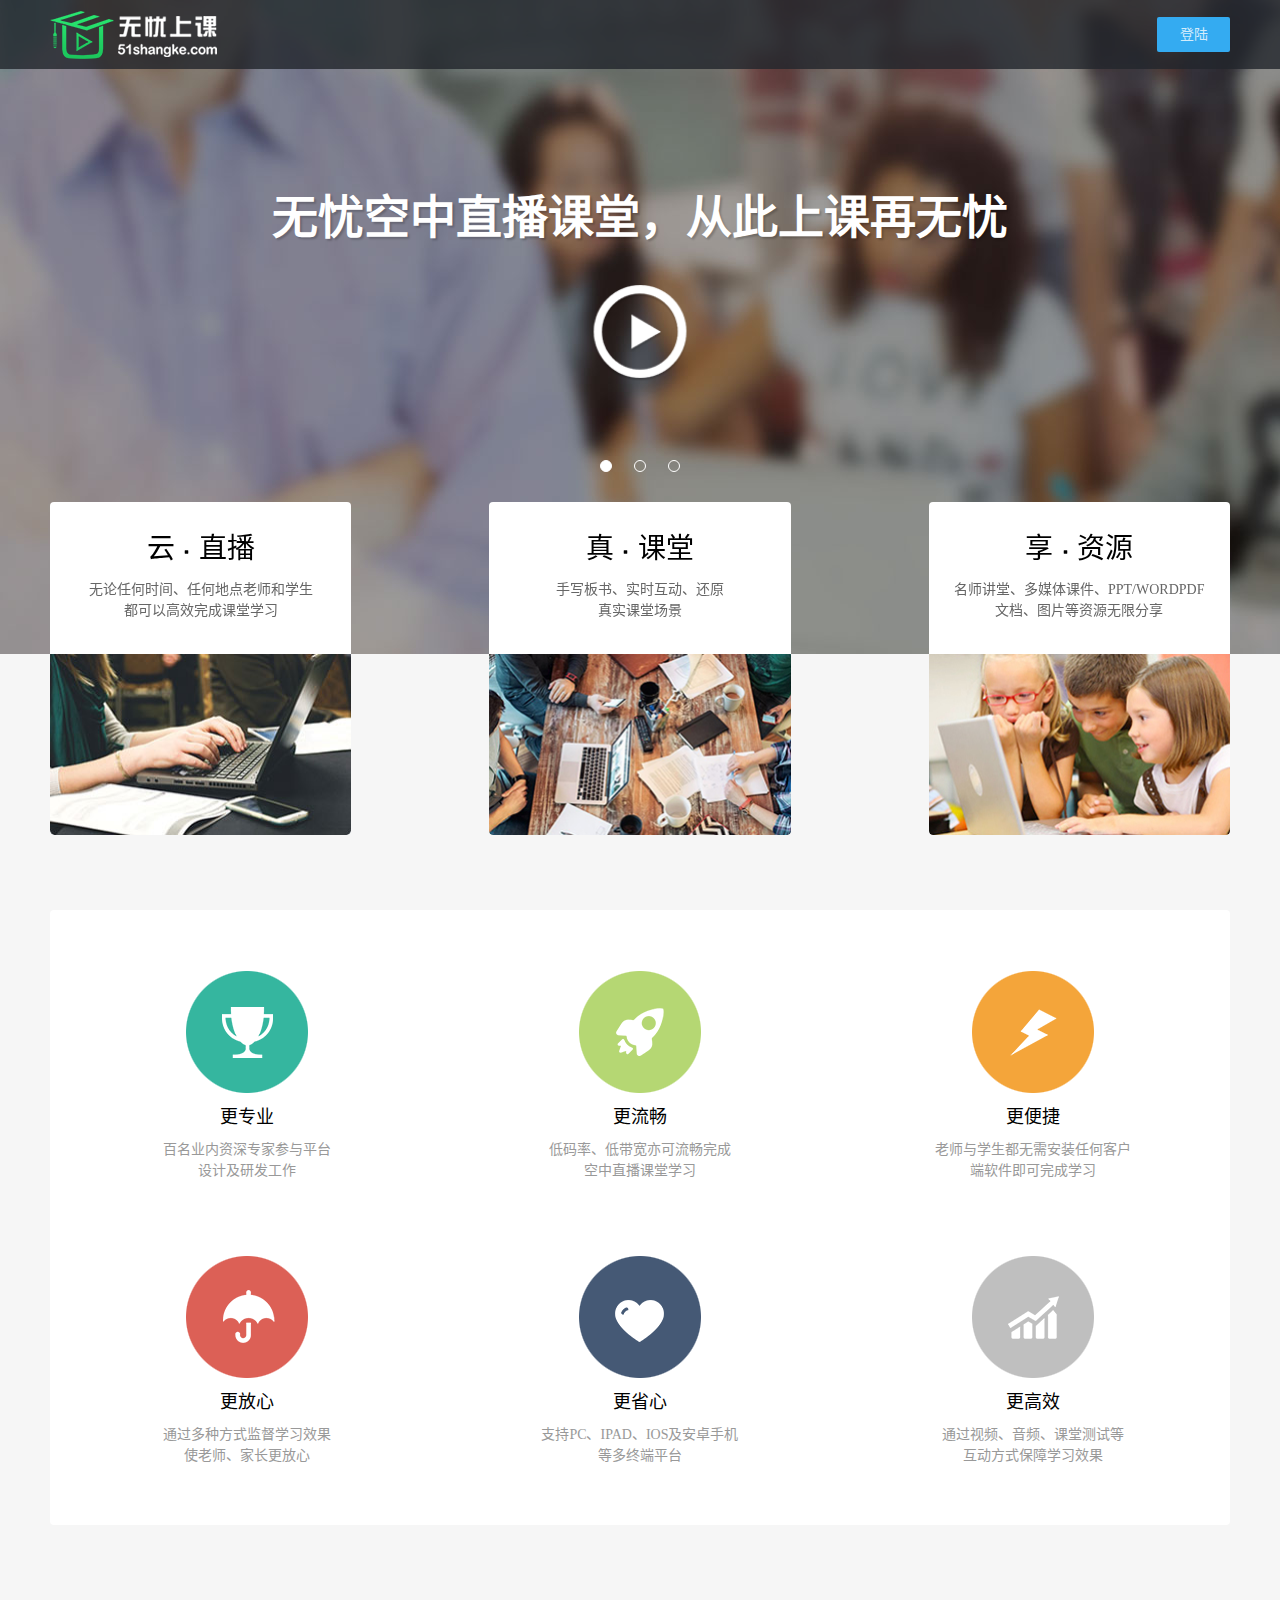
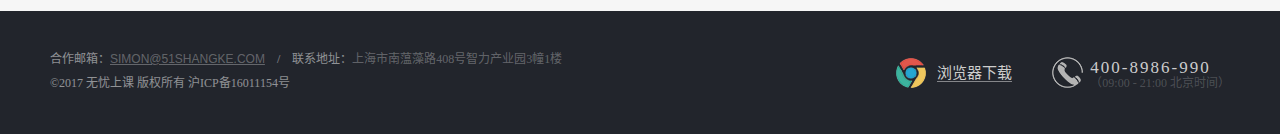
<file: www/index.html>
<!DOCTYPE html>
<html lang="zh-CN">
<head>
	<meta charset="UTF-8">
	<title>首页</title>
	<meta name="keywords" content="" />
	<meta name="description" content="" />
	<meta http-equiv="X-UA-Compatible" content="IE=edge,chrome=1">
	<link rel="stylesheet" href="css/cui.css" />
	<link rel="stylesheet" href="css/lib.css" />
	<link rel="stylesheet" href="css/style.css" />

</head>
<body class="index">
    
    <!-- 头部 -->
    <div id="hd">
        <div class="wp">
            <a href="" class="logo"><img src="images/logo.png" alt=""></a>
            <a class="a-login" href="">登陆</a>
        </div>
    </div>
    <!-- 头部 end-->
    <!--banner-->
    <div id="banner">
        <div class="slider">
            <div class="item" style="background-image: url(images/gbanner.jpg)">
                <div class="wp">
                    <div class="txt">
                        <h2>无忧空中直播课堂，从此上课再无忧</h2>
                    </div>
                </div>
                <a href="#m-check" class="play-video myfancy"></a>
            </div>
            <div class="item" style="background-image: url(images/gbanner.jpg)">
                <div class="wp">
                    <div class="txt">
                        <h2>无忧空中直播课堂，从此上课再无忧</h2>
                    </div>
                </div>
                <a href="#m-check" class="play-video myfancy"></a>
            </div>
            <div class="item" style="background-image: url(images/gbanner.jpg)">
                <div class="wp">
                    <div class="txt">
                        <h2>无忧空中直播课堂，从此上课再无忧</h2>
                    </div>
                </div>
                <a href="#m-check" class="play-video myfancy"></a>
            </div>
        </div>
    </div>
    <!--banner end-->
    <!-- 主内容 -->
    <div id="bd">
        <div class="wp">
            <div class="m-list1">
                <ul>
                    <li>
                        <div class="con">
                            <div class="txt">
                                <h4><a href="">云<i></i>直播</a></h4>
                                <p>无论任何时间、任何地点老师和学生<br/>都可以高效完成课堂学习</p>
                            </div>
                             
                            <div class="pic">
                                <a href=""><img src="images/gimg2.jpg" alt=""></a>
                            </div>
                        </div>
                    </li>
                    <li>
                        <div class="con">
                            <div class="txt">
                                <h4><a href="">真<i></i>课堂</a></h4>
                                <p>手写板书、实时互动、还原<br/>真实课堂场景</p>
                            </div>
                             
                            <div class="pic">
                                <a href=""><img src="images/gimg3.jpg" alt=""></a>
                            </div>
                        </div>
                    </li>
                    <li>
                        <div class="con">
                            <div class="txt">
                                <h4><a href="">享<i></i>资源</a></h4>
                                <p>名师讲堂、多媒体课件、PPT/WORDPDF<br/>文档、图片等资源无限分享</p>
                            </div>
                             
                            <div class="pic">
                                <a href=""><img src="images/gimg4.jpg" alt=""></a>
                            </div>
                        </div>
                    </li>
                </ul>
            </div>
            <div class="m-list2">
                <ul>
                    <li>
                        <div class="con">
                            <span style="background-image:url(images/gicon5.png);"></span>
                            <div class="txt">
                                <h4>更专业</h4>
                                <p>百名业内资深专家参与平台<br/>设计及研发工作</p>
                            </div>
                        </div>
                    </li>
                    <li>
                        <div class="con">
                            <span style="background-image:url(images/gicon6.png);"></span>
                            <div class="txt">
                                <h4>更流畅</h4>
                                <p>低码率、低带宽亦可流畅完成<br/>空中直播课堂学习</p>
                            </div>
                        </div>
                    </li>
                    <li>
                        <div class="con">
                            <span style="background-image:url(images/gicon7.png);"></span>
                            <div class="txt">
                                <h4>更便捷</h4>
                                <p>老师与学生都无需安装任何客户<br/>端软件即可完成学习</p>
                            </div>
                        </div>
                    </li>
                    <li>
                        <div class="con">
                            <span style="background-image:url(images/gicon8.png);"></span>
                            <div class="txt">
                                <h4>更放心</h4>
                                <p>通过多种方式监督学习效果<br/>使老师、家长更放心</p>
                            </div>
                        </div>
                    </li>
                    <li>
                        <div class="con">
                            <span style="background-image:url(images/gicon9.png);"></span>
                            <div class="txt">
                                <h4>更省心</h4>
                                <p>支持PC、IPAD、IOS及安卓手机<br/>等多终端平台</p>
                            </div>
                        </div>
                    </li>
                    <li>
                        <div class="con">
                            <span style="background-image:url(images/gicon10.png);"></span>
                            <div class="txt">
                                <h4>更高效</h4>
                                <p>通过视频、音频、课堂测试等<br/>互动方式保障学习效果</p>
                            </div>
                        </div>
                    </li>
                </ul>
            </div>
        </div>
    </div>
    <!-- 主内容 end-->

    <!-- 底部 -->
    <div id="fd">
        <div class="wp">
            <div class="tel"><em>400-8986-990</em>（09:00 - 21:00 北京时间） </div>
            <div class="download"><a href="">浏览器下载</a></div>
            <div class="fd-l">
                <div class="f-cont"><span>合作邮箱：<a href="">simon@51shangke.com</a></span>　/　<span>联系地址：<em>上海市南蕰藻路408号智力产业园3幢1楼</em></span></div>
                <div class="f-copy">©2017 无忧上课 版权所有 沪ICP备16011154号</div>
            </div>
        </div>
    </div>
    <!-- 底部 end-->


    <!-- 选择弹窗 -->
    <div class="m-check dn" id="m-check">
        <ul>
            <li>
                <a href="#m-video1" class="myfancy"><span><img src="images/gicon16.png" alt=""></span><h5>我是教师</h5></a>
            </li>
            <li>
                <a href="#m-video2"  class="myfancy"><span><img src="images/gicon15.png" alt=""></span><h5 class="student">我是学生</h5></a>
            </li>
        </ul>
    </div>
    <!-- 选择弹窗 end-->

    <!-- 视频弹窗 -->
    <div class="m-pop dn" id="m-video1">
        <span class="close"></span>
        <div class="inner m-video1">
            <embed height="490" width="800" quality="high" allowfullscreen="true" type="application/x-shockwave-flash" src="http://static.hdslb.com/miniloader.swf" flashvars="aid=5299651&amp;page=1" pluginspage="http://www.adobe.com/shockwave/download/download.cgi?P1_Prod_Version=ShockwaveFlash"  wmode="transparent">
        </div>
    </div>
    <!-- 视频弹窗 end-->

    <!-- 视频弹窗 -->
    <div class="m-pop dn" id="m-video2">
        <span class="close"></span>
        <div class="inner m-video1">
            <embed height="490" width="800" quality="high" allowfullscreen="true" type="application/x-shockwave-flash" src="http://static.hdslb.com/miniloader.swf" flashvars="aid=5234368&amp;page=1" pluginspage="http://www.adobe.com/shockwave/download/download.cgi?P1_Prod_Version=ShockwaveFlash"  wmode="transparent">
        </div>
    </div>
    <!-- 视频弹窗 end-->

	<script type="text/javascript" src="js/jquery.js"></script>
	<script type="text/javascript" src="js/lib.js"></script>

    <link rel="stylesheet" href="css/slick.css">
    <script src="js/slick.min.js"></script>
    <script>
        $(function(){
            $('#banner .slider').slick({
                dots:true,
                arrows:false,
                autoplay:true,
                slidesToShow: 1,
                infinite: true,
                speed: 1200,
                fade: true,
            });
            // 弹出框
            $('.myfancy').click(function(){
                var _id = $(this).attr('href');
                $(_id).show();
                $(_id).find(".pop-bg").show();
            });
            $('.close').click(function(){
                $(this).parents('.m-pop').hide();
                $(".pop-bg").fadeOut();
            });
            $('.m-check').click(function(){
                $(this).hide();
            });
            
        })
    </script>


   
	
</body>
</html>
</file>
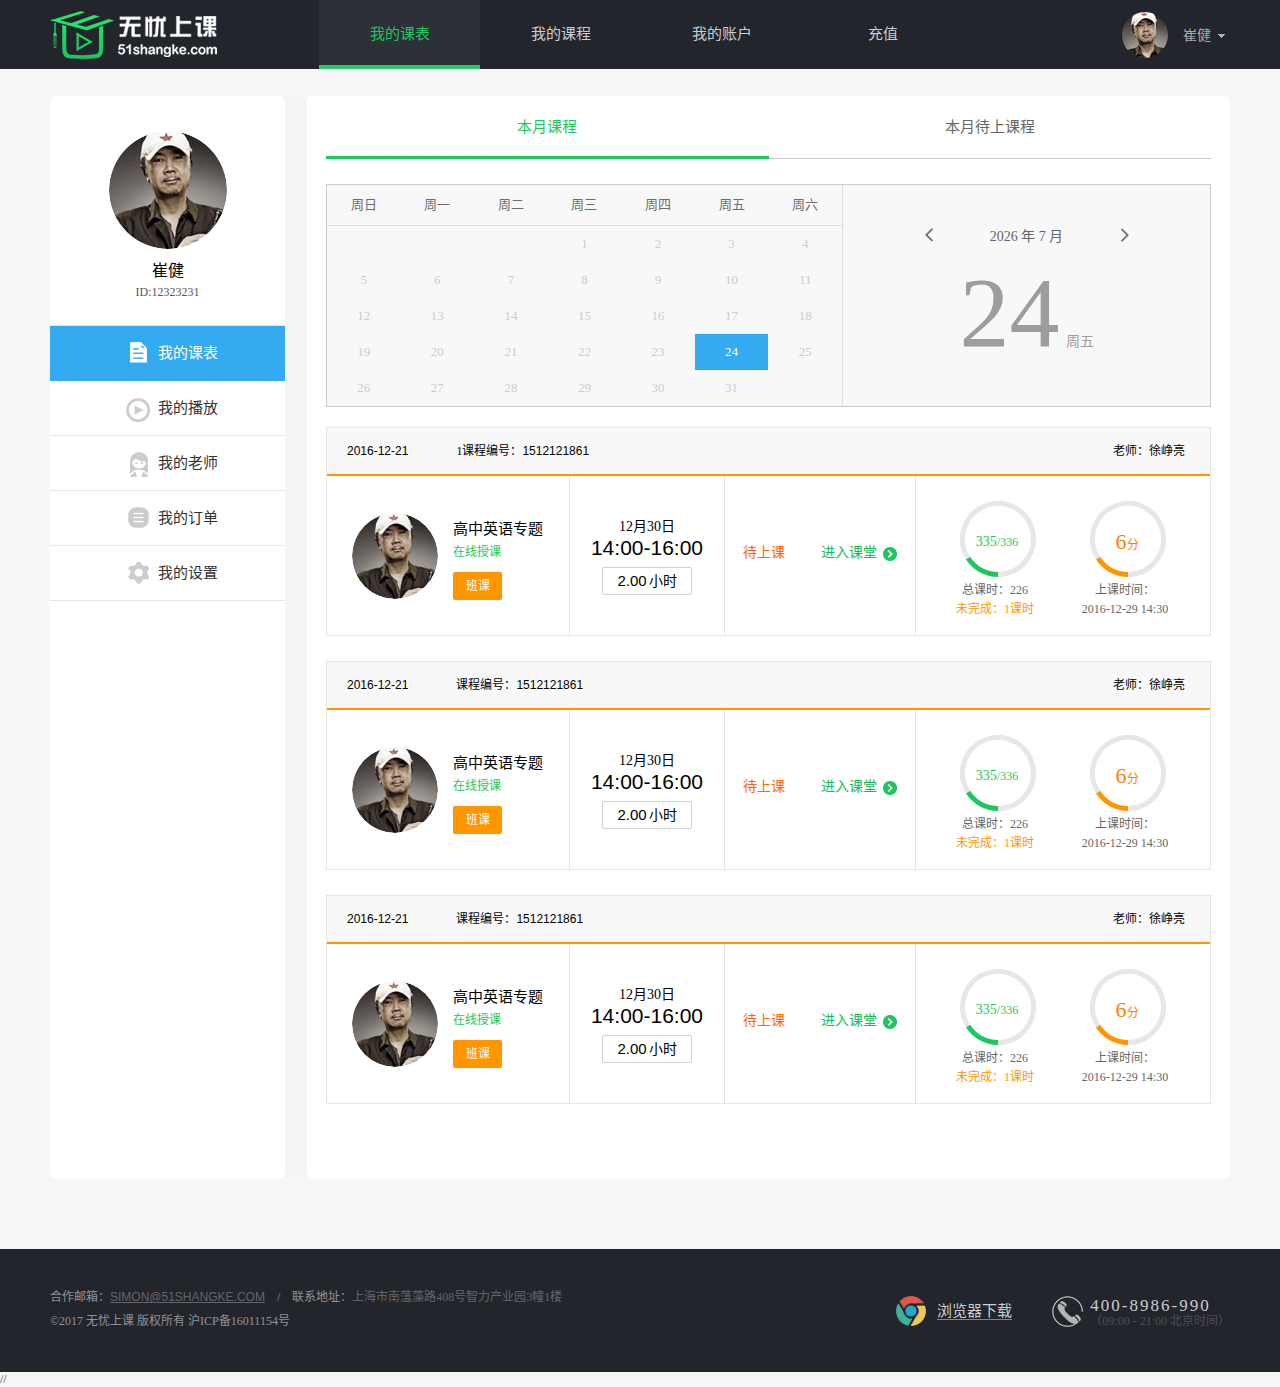
<file: www/inside.html>
<!DOCTYPE html>
<html lang="zh-CN">
<head>
	<meta charset="UTF-8">
	<title>inside</title>
	<meta name="keywords" content="" />
	<meta name="description" content="" />
	<meta http-equiv="X-UA-Compatible" content="IE=edge,chrome=1">
	<link rel="stylesheet" href="css/cui.css" />
	<link rel="stylesheet" href="css/lib.css" />
	<link rel="stylesheet" href="css/style.css" />
</head>
<body>
    
    <!-- 头部 -->
    <div id="hd">
        <div class="wp">
            <a href="" class="logo"><img src="images/logo.png" alt=""></a>
            <ul class="nav">
                <li class="on"><a href="">我的课表</a></li>
                <li><a href="">我的课程</a></li>
                <li><a href="">我的账户</a></li>
                <li><a href="">充值</a></li>
            </ul>
            <div class="user">
                <div class="pic"><a href=""><img src="images/pic02.jpg" alt=""></a></div>
                <h5><a href=""><span>崔健</span></a></h5>
                <ul>
                    <li><a href="">账号设置</a></li>
                    <li class="last"><a href="">退出</a></li>
                </ul>
            </div>
        </div>
    </div>
    <!-- 头部 end-->

    <!-- 主内容 -->
    <div id="bd">
        <div class="wp">
            <div class="row">
                <!-- 左侧 -->
                <div class="side-col">  
                    <div class="m-user1">
                        <div class="face">
                            <a href=""><img src="images/gimg1.jpg" alt=""></a>
                        </div>
                        <h5>崔健</h5>
                        <p>ID:12323231</p>
                    </div>                 
                    <ul class="snav">
                        <li class="on"><a href=""><i class="icon1"></i>我的课表</a></li>
                        <li><a href=""><i class="icon2"></i>我的播放</a></li>
                        <li><a href=""><i class="icon3"></i>我的老师</a></li>
                        <li><a href=""><i class="icon4"></i>我的订单</a></li>
                        <li><a href=""><i class="icon5"></i>我的设置</a></li>
                    </ul>
                </div>
                <!-- 左侧 end-->
                <!-- 右侧 -->
                <div class="main-col" style="background-color:#fff;">
                    <div class="inner">
                        <ul class="m-tab2 m-tab2-1 TAB" id=".tab-show">
                            <li class="hover"><a href="javascript:void(0);">本月课程</a></li>
                            <li><a href="javascript:void(0);">本月待上课程</a></li>
                        </ul>
                        <!-- 日历 -->
                        <div class="m-cale">
                            <div class="Calendar">
                                <!-- 日历 -->
                                  <table cellspacing="0">
                                    <thead>
                                      <tr>
                                        <td>周日</td>
                                        <td>周一</td>
                                        <td>周二</td>
                                        <td>周三</td>
                                        <td>周四</td>
                                        <td>周五</td>
                                        <td>周六</td>
                                      </tr>
                                    </thead>
                                    <tbody id="idCalendar">
                                    </tbody>
                                  </table>
                                  <!-- 日历 end -->
                            </div>

                            <!-- 月份页码 -->
                            <div class="page">
                                <a class="a-prev" onClick="cale.PreMonth();"></a>
                                <div class="date-tit">
                                    <span id="idCalendarYear"></span> 年
                                    <span id="idCalendarMonth"></span> 月
                                </div>
                                <a class="a-next" onClick="cale.NextMonth();"></a>
                                <div class="today"><span>29</span><em>周四</em></div>
                            </div>
                            <!-- 月份页码 end -->
                        </div>
                        <!-- 日历 end-->
                        <div class="tab-show">
                            <ul class="ul-list3">
                                <li>
                                    <div class="g-title">
                                        <div class="teacher">老师：徐峥亮</div>
                                        <div class="time"><span><em>2016-12-21</em></span><span>1课程编号：<em>1512121861</em></span></div>
                                    </div>
                                    <div class="con">
                                        <div class="m-user3">
                                            <div class="face">
                                                <a href=""><img src="images/gimg1.jpg" alt=""></a>
                                            </div>
                                            <div class="user-mess">
                                                <h5>高中英语专题</h5>
                                                <span>在线授课</span>
                                                <a href="">班课</a>
                                            </div>
                                        </div>
                                        <div class="class-data">
                                            <p>12月30日</p>
                                            <h5>14:00-16:00</h5>
                                            <span><em>2.00</em>小时</span>
                                        </div>
                                        <div class="state">
                                            <span>待上课</span>
                                            <a href="">进入课堂<i></i></a>
                                        </div>
                                        <div class="mess">
                                            <div class="box">
                                                <div class="rig_2" >
                                                    <div  id='circleProgress1' value="16.0"><p><span>335</span>/336</p></div>
                                                </div>
                                                <div class="txt">
                                                    <p>总课时：226</p>
                                                    <p><em>未完成：1课时</em></p>
                                                </div>
                                            </div>
                                            <div class="box">
                                                <div class="rig_3" >
                                                    <div  id='circleProgress12' value="16.0"><p><span>6</span>分</p></div>
                                                </div>
                                                <div class="txt">
                                                    <p>上课时间：</p>
                                                    <p>2016-12-29 14:30</p>
                                                </div>
                                            </div>
                                        </div>
                                    </div>
                                </li>
                                <li>
                                    <div class="g-title">
                                        <div class="teacher">老师：徐峥亮</div>
                                        <div class="time"><span><em>2016-12-21</em></span><span>课程编号：<em>1512121861</em></span></div>
                                    </div>
                                    <div class="con">
                                        <div class="m-user3">
                                            <div class="face">
                                                <a href=""><img src="images/gimg1.jpg" alt=""></a>
                                            </div>
                                            <div class="user-mess">
                                                <h5>高中英语专题</h5>
                                                <span>在线授课</span>
                                                <a href="">班课</a>
                                            </div>
                                        </div>
                                        <div class="class-data">
                                            <p>12月30日</p>
                                            <h5>14:00-16:00</h5>
                                            <span><em>2.00</em>小时</span>
                                        </div>
                                        <div class="state">
                                            <span>待上课</span>
                                            <a href="">进入课堂<i></i></a>
                                        </div>
                                        <div class="mess">
                                            <div class="box">
                                                <div class="rig_2" >
                                                    <div  id='circleProgress13' value="16.0"><p><span>335</span>/336</p></div>
                                                </div>
                                                <div class="txt">
                                                    <p>总课时：226</p>
                                                    <p><em>未完成：1课时</em></p>
                                                </div>
                                            </div>
                                            <div class="box">
                                                <div class="rig_3" >
                                                    <div  id='circleProgress14' value="16.0"><p><span>6</span>分</p></div>
                                                </div>
                                                <div class="txt">
                                                    <p>上课时间：</p>
                                                    <p>2016-12-29 14:30</p>
                                                </div>
                                            </div>
                                        </div>
                                    </div>
                                </li>
                                <li>
                                    <div class="g-title">
                                        <div class="teacher">老师：徐峥亮</div>
                                        <div class="time"><span><em>2016-12-21</em></span><span>课程编号：<em>1512121861</em></span></div>
                                    </div>
                                    <div class="con">
                                        <div class="m-user3">
                                            <div class="face">
                                                <a href=""><img src="images/gimg1.jpg" alt=""></a>
                                            </div>
                                            <div class="user-mess">
                                                <h5>高中英语专题</h5>
                                                <span>在线授课</span>
                                                <a href="">班课</a>
                                            </div>
                                        </div>
                                        <div class="class-data">
                                            <p>12月30日</p>
                                            <h5>14:00-16:00</h5>
                                            <span><em>2.00</em>小时</span>
                                        </div>
                                        <div class="state">
                                            <span>待上课</span>
                                            <a href="">进入课堂<i></i></a>
                                        </div>
                                        <div class="mess">
                                            <div class="box">
                                                <div class="rig_2" >
                                                    <div  id='circleProgress15' value="16.0"><p><span>335</span>/336</p></div>
                                                </div>
                                                <div class="txt">
                                                    <p>总课时：226</p>
                                                    <p><em>未完成：1课时</em></p>
                                                </div>
                                            </div>
                                            <div class="box">
                                                <div class="rig_3" >
                                                    <div  id='circleProgress16' value="16.0"><p><span>6</span>分</p></div>
                                                </div>
                                                <div class="txt">
                                                    <p>上课时间：</p>
                                                    <p>2016-12-29 14:30</p>
                                                </div>
                                            </div>
                                        </div>
                                    </div>
                                </li>
                            </ul>
                        </div>
                        <div class="tab-show dn">
                            <ul class="ul-list3">
                                <li>
                                    <div class="g-title">
                                        <div class="teacher">老师：徐峥亮</div>
                                        <div class="time"><span><em>2016-12-21</em></span><span>2课程编号：<em>1512121861</em></span></div>
                                    </div>
                                    <div class="con">
                                        <div class="m-user3">
                                            <div class="face">
                                                <a href=""><img src="images/gimg1.jpg" alt=""></a>
                                            </div>
                                            <div class="user-mess">
                                                <h5>高中英语专题</h5>
                                                <span>在线授课</span>
                                                <a href="">班课</a>
                                            </div>
                                        </div>
                                        <div class="class-data">
                                            <p>12月30日</p>
                                            <h5>14:00-16:00</h5>
                                            <span><em>2.00</em>小时</span>
                                        </div>
                                        <div class="state">
                                            <span>待上课</span>
                                            <a href="">进入课堂<i></i></a>
                                        </div>
                                        <div class="mess">
                                            <div class="box">
                                                <div class="rig_2" >
                                                    <div  id='circleProgress2' value="16.0"><p><span>335</span>/336</p></div>
                                                </div>
                                                <div class="txt">
                                                    <p>总课时：226</p>
                                                    <p><em>未完成：1课时</em></p>
                                                </div>
                                            </div>
                                            <div class="box">
                                                <div class="rig_3" >
                                                    <div  id='circleProgress5' value="16.0"><p><span>6</span>分</p></div>
                                                </div>
                                                <div class="txt">
                                                    <p>上课时间：</p>
                                                    <p>2016-12-29 14:30</p>
                                                </div>
                                            </div>
                                        </div>
                                    </div>
                                </li>
                                <li>
                                    <div class="g-title">
                                        <div class="teacher">老师：徐峥亮</div>
                                        <div class="time"><span><em>2016-12-21</em></span><span>课程编号：<em>1512121861</em></span></div>
                                    </div>
                                    <div class="con">
                                        <div class="m-user3">
                                            <div class="face">
                                                <a href=""><img src="images/gimg1.jpg" alt=""></a>
                                            </div>
                                            <div class="user-mess">
                                                <h5>高中英语专题</h5>
                                                <span>在线授课</span>
                                                <a href="">班课</a>
                                            </div>
                                        </div>
                                        <div class="class-data">
                                            <p>12月30日</p>
                                            <h5>14:00-16:00</h5>
                                            <span><em>2.00</em>小时</span>
                                        </div>
                                        <div class="state">
                                            <span>待上课</span>
                                            <a href="">进入课堂<i></i></a>
                                        </div>
                                        <div class="mess">
                                            <div class="box">
                                                <div class="rig_2" >
                                                    <div  id='circleProgress3' value="16.0"><p><span>335</span>/336</p></div>
                                                </div>
                                                <div class="txt">
                                                    <p>总课时：226</p>
                                                    <p><em>未完成：1课时</em></p>
                                                </div>
                                            </div>
                                            <div class="box">
                                                <div class="rig_3" >
                                                    <div  id='circleProgress6' value="16.0"><p><span>6</span>分</p></div>
                                                </div>
                                                <div class="txt">
                                                    <p>上课时间：</p>
                                                    <p>2016-12-29 14:30</p>
                                                </div>
                                            </div>
                                        </div>
                                    </div>
                                </li>
                                <li>
                                    <div class="g-title">
                                        <div class="teacher">老师：徐峥亮</div>
                                        <div class="time"><span><em>2016-12-21</em></span><span>课程编号：<em>1512121861</em></span></div>
                                    </div>
                                    <div class="con">
                                        <div class="m-user3">
                                            <div class="face">
                                                <a href=""><img src="images/gimg1.jpg" alt=""></a>
                                            </div>
                                            <div class="user-mess">
                                                <h5>高中英语专题</h5>
                                                <span>在线授课</span>
                                                <a href="">班课</a>
                                            </div>
                                        </div>
                                        <div class="class-data">
                                            <p>12月30日</p>
                                            <h5>14:00-16:00</h5>
                                            <span><em>2.00</em>小时</span>
                                        </div>
                                        <div class="state">
                                            <span>待上课</span>
                                            <a href="">进入课堂<i></i></a>
                                        </div>
                                        <div class="mess">
                                            <div class="box">
                                                <div class="rig_2" >
                                                    <div  id='circleProgress4' value="16.0"><p><span>335</span>/336</p></div>
                                                </div>
                                                <div class="txt">
                                                    <p>总课时：226</p>
                                                    <p><em>未完成：1课时</em></p>
                                                </div>
                                            </div>
                                            <div class="box">
                                                <div class="rig_3" >
                                                    <div  id='circleProgress7' value="16.0"><p><span>6</span>分</p></div>
                                                </div>
                                                <div class="txt">
                                                    <p>上课时间：</p>
                                                    <p>2016-12-29 14:30</p>
                                                </div>
                                            </div>
                                        </div>
                                    </div>
                                </li>
                            </ul>
                        </div>
                    </div>
                </div>
                <!-- 右侧 end-->
            </div>
        </div>
    </div>
    <!-- 主内容 end-->

                                    

    <!-- 底部 -->
    <div id="fd">
        <div class="wp">
            <div class="tel"><em>400-8986-990</em>（09:00 - 21:00 北京时间） </div>
            <div class="download"><a href="">浏览器下载</a></div>
            <div class="fd-l">
                <div class="f-cont"><span>合作邮箱：<a href="">simon@51shangke.com</a></span>　/　<span>联系地址：<em>上海市南蕰藻路408号智力产业园3幢1楼</em></span></div>
                <div class="f-copy">©2017 无忧上课 版权所有 沪ICP备16011154号</div>
            </div>
        </div>
    </div>
    <!-- 底部 end-->




	<script type="text/javascript" src="js/jquery.js"></script>
	<script type="text/javascript" src="js/lib.js"></script>
    // <script>
    //     $(".Calendar table td").click(function() {
    //         var _num = $(this).text();
    //         $(this).css('background-color','#34abf1');
    //         $(this).addClass('click');
    //         $(".page .today span").text(_num);
    //     });
    // </script>
     
    <script type="text/javascript" src="js/raphael.js"></script>
    <script type="text/javascript" src="js/circleProgressBar.js"></script> 
    <script>
        $(document).ready(function(){ 
            //依赖jquery.js、raphael.js、circleProgressBar.js
            //参数定义
            //1、要显示进度条的div
            //2、要显示的百分比
            //3、圆环的半径（单位：px）
            //4、圆环的宽度（单位：px）
            //5、（可选）圆环内文字的字体大小，默认值是半径/2
            //6、（可选）圆环颜色，默认值#cf0033
            //6、（可选）圆环背景色，默认值#ffcccc         

             $('.rig_2').each(function(){
                var _percent = $(this).children('div').attr('value');
                var _sub = $(this).children('div').attr('id');
                 circleProgressBar(_sub,_percent,38,5,14,'#1cc75c');
             });
             $('.rig_3').each(function(){
                var _percent = $(this).children('div').attr('value');
                var _sub = $(this).children('div').attr('id');
                 circleProgressBar(_sub,_percent,38,5,14,'#ff9600');
             });
        });
    </script>

    <script type="text/javascript" src="js/date.js"></script>
    
	
</body>
</html>
</file>
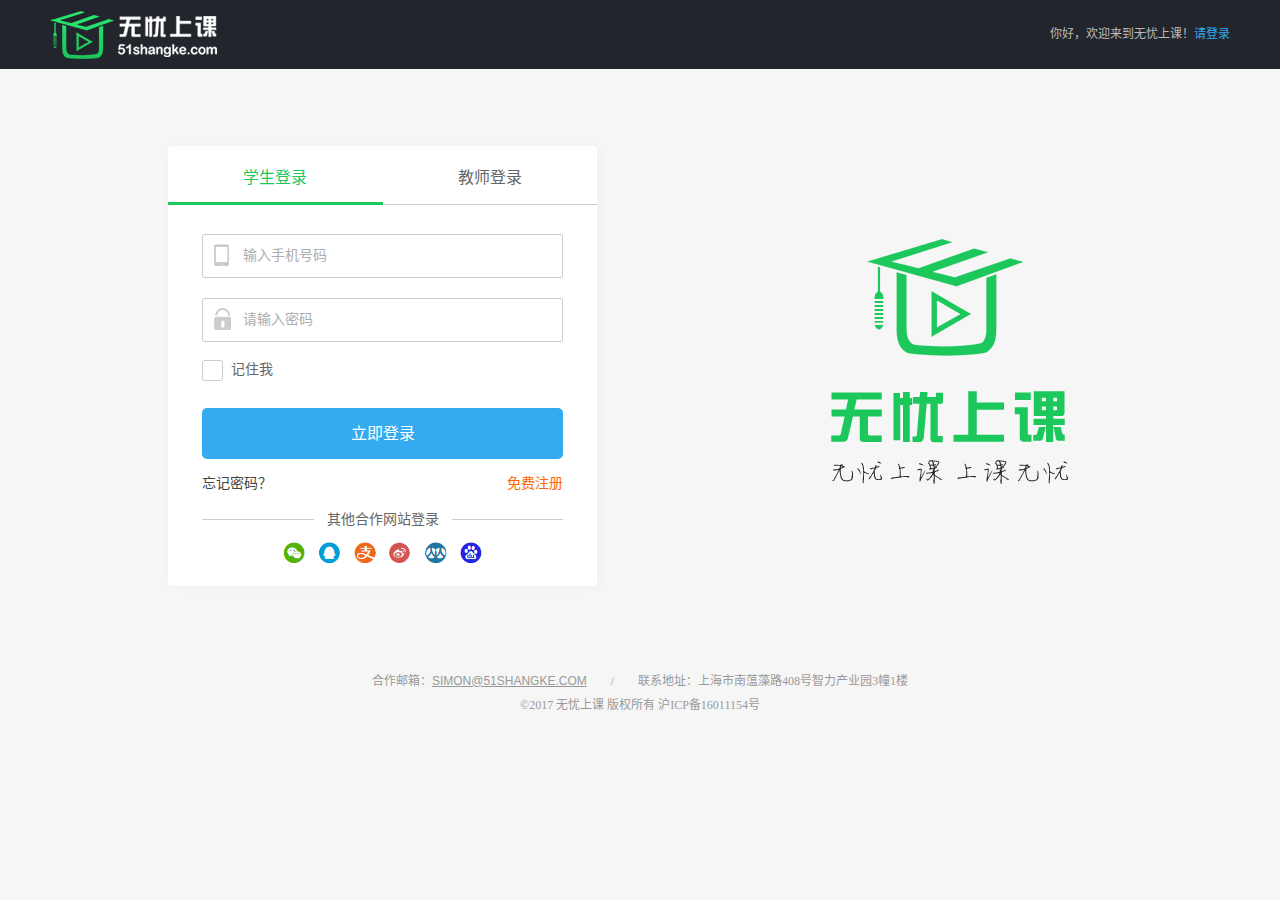
<file: www/login.html>
<!DOCTYPE html>
<html lang="zh-CN">
<head>
	<meta charset="UTF-8">
	<title>login</title>
	<meta name="keywords" content="" />
	<meta name="description" content="" />
	<meta http-equiv="X-UA-Compatible" content="IE=edge,chrome=1">
	<link rel="stylesheet" href="css/cui.css" />
	<link rel="stylesheet" href="css/lib.css" />
	<link rel="stylesheet" href="css/style.css" />
</head>
<body>
    
    <!-- 头部 -->
    <div id="hd">
        <div class="wp">
            <a href="" class="logo"><img src="images/logo.png" alt=""></a>
            <div class="welc">你好，欢迎来到无忧上课！<a href="">请登录</a></div>
        </div>
    </div>
    <!-- 头部 end-->

    <!-- 主内容 -->
    <div id="bd">
        <div class="box-login">
            <div class="wp">
                <!-- 左侧 -->
                <div class="m-login">
                    <form action="">
                        <ul class="m-tab1 TAB_CLICK" id=".tab-show1">
                            <li class="on"><a href="javascript:void(0);">学生登录</a></li>
                            <li><a href="javascript:void(0);">教师登录</a></li>
                        </ul>
                        <div class="con tab-show1">
                            <div class="inp">
                                <i style="background-image:url(images/icon02.png);"></i>
                                <input class="text" type="text" placeholder="输入手机号码">
                            </div>
                            <div class="inp">
                                <i style="background-image:url(images/icon03.png);"></i>
                                <input class="text" type="password" placeholder="请输入密码">
                            </div>
                            <div class="reme" role="checkbox">
                                <label><input class="checkbox" type="checkbox" name="" id=""><span>记住我</span></label>
                            </div>
                            <input class="sub" type="submit" value="立即登录">
                            <div class="forget">
                                <a href="">忘记密码？</a>
                                <a class="a-reg" href="">免费注册</a>
                            </div>
                            <!-- 其他登录方式 -->
                            <div class="else-login">
                                <span><em>其他合作网站登录</em></span>
                                <a class="a-WeChat" href=""></a>
                                <a class="a-qq" href=""></a>
                                <a class="a-ali" href=""></a>
                                <a class="a-sina" href=""></a>
                                <a class="a-renren" href=""></a>
                                <a class="a-baidu" href=""></a>
                            </div>
                            <!-- 其他登录方式 end-->
                        </div>
                        <div class="con tab-show1 dn">
                            <div class="inp">
                                <i style="background-image:url(images/icon02.png);"></i>
                                <input class="text" type="text" placeholder="输入手机号码">
                            </div>
                            <div class="inp">
                                <i style="background-image:url(images/icon03.png);"></i>
                                <input class="text" type="password" placeholder="请输入密码">
                            </div>
                            <div class="reme" role="checkbox">
                                <label><input class="checkbox" type="checkbox" name="" id=""><span>记住我</span></label>
                            </div>
                            <input class="sub" type="submit" value="立即登录">
                            <div class="forget">
                                <a href="">忘记密码？</a>
                                <a class="a-reg" href="">免费注册</a>
                            </div>
                            <!-- 其他登录方式 -->
                            <div class="else-login">
                                <span><em>其他合作网站登录</em></span>
                                <a class="a-WeChat" href=""></a>
                                <a class="a-qq" href=""></a>
                                <a class="a-ali" href=""></a>
                                <a class="a-sina" href=""></a>
                                <a class="a-renren" href=""></a>
                                <a class="a-baidu" href=""></a>
                            </div>
                            <!-- 其他登录方式 end-->
                        </div>
                    </form>
                </div>
                <!-- 左侧 end-->
                <!-- 右侧标语 -->
                <div class="slogan">
                    <img src="images/pic01.png" alt="">
                </div>
                <!-- 右侧标语 end-->
            </div>
        </div>
    </div>
    <!-- 主内容 end-->

    <!-- 底部 -->
    <div id="fd2">
        <div class="wp">
            <div class="f-cont"><span>合作邮箱：<a href="">simon@51shangke.com</a></span>　　/　　<span>联系地址：<em>上海市南蕰藻路408号智力产业园3幢1楼</em></span></div>
            <div class="f-copy">©2017 无忧上课 版权所有 沪ICP备16011154号</div>
        </div>
    </div>
    <!-- 底部 end-->


	<script type="text/javascript" src="js/jquery.js"></script>
	<script type="text/javascript" src="js/lib.js"></script>


	
</body>
</html>
</file>
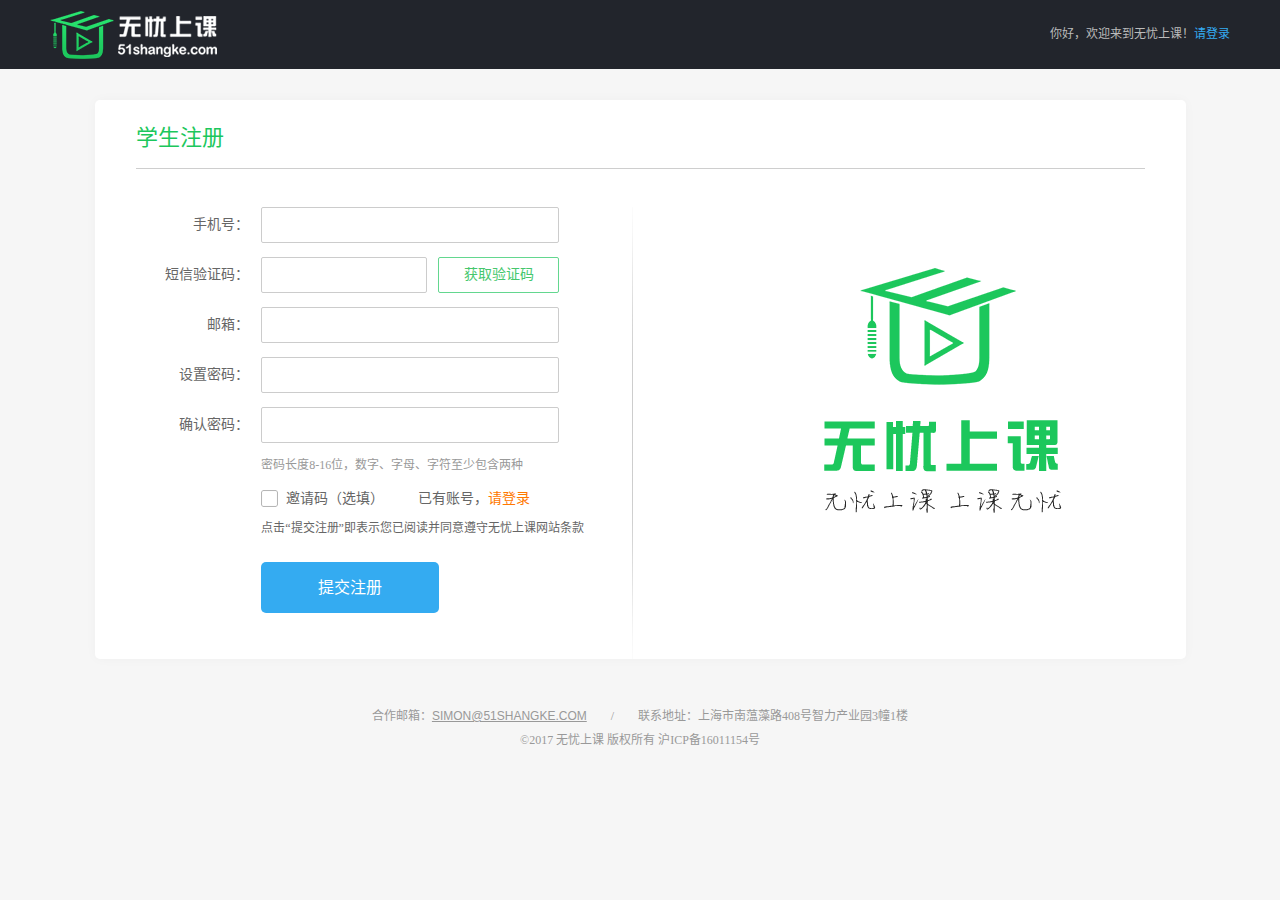
<file: www/reg.html>
<!DOCTYPE html>
<html lang="zh-CN">
<head>
	<meta charset="UTF-8">
	<title>reg</title>
	<meta name="keywords" content="" />
	<meta name="description" content="" />
	<meta http-equiv="X-UA-Compatible" content="IE=edge,chrome=1">
	<link rel="stylesheet" href="css/cui.css" />
	<link rel="stylesheet" href="css/lib.css" />
	<link rel="stylesheet" href="css/style.css" />
</head>
<body>
    
    <!-- 头部 -->
    <div id="hd">
        <div class="wp">
            <a href="" class="logo"><img src="images/logo.png" alt=""></a>
            <div class="welc">你好，欢迎来到无忧上课！<a href="">请登录</a></div>
        </div>
    </div>
    <!-- 头部 end-->

    <!-- 主内容 -->
    <div id="bd">
        <div class="wp">
            <div class="m-reg">
                <h3>学生注册</h3>
                <div class="txt">
                    <form action="">
                        <table>
                            <tr>
                                <th>手机号：</th>
                                <td><input class="inp1" type="text"></td>
                            </tr>
                            <tr>
                                <th>短信验证码：</th>
                                <td><input class="inp2" type="text"><input type="button" id="phone-btn" value="获取验证码" /></td>
                            </tr>
                            <tr>
                                <th>邮箱：</th>
                                <td><input class="inp1" type="text"></td>
                            </tr>
                            <tr>
                                <th>设置密码：</th>
                                <td><input class="inp1" type="password"></td>
                            </tr>
                            <tr>
                                <th>确认密码：</th>
                                <td>
                                    <input class="inp1" type="password">
                                    <p class="s-tip">密码长度8-16位，数字、字母、字符至少包含两种</p>
                                </td>
                            </tr>
                            <tr>
                                <th></th>
                                <td>
                                    <!-- 邀请码 -->
                                    <div class="invi-code"  role="checkbox">
                                        <label><input class="checkbox" type="checkbox"><span>邀请码（选填）</span></label>
                                        <em>已有账号，<a href="">请登录</a></em>
                                        <input class="inp1" type="text">
                                    </div>
                                    <!-- 邀请码 end-->
                                    <p>点击“提交注册”即表示您已阅读并同意遵守无忧上课网站条款</p>
                                </td>
                            </tr>
                            <tr>
                                <th></th>
                                <td><input class="sub" type="submit" value="提交注册"></td>
                            </tr>
                        </table>
                    </form>
                </div>
                <div class="pic"><img src="images/pic01.png" alt=""></div>
            </div>
        </div>
    </div>
    <!-- 主内容 end-->

    <!-- 底部 -->
    <div id="fd2">
        <div class="wp">
            <div class="f-cont"><span>合作邮箱：<a href="">simon@51shangke.com</a></span>　　/　　<span>联系地址：<em>上海市南蕰藻路408号智力产业园3幢1楼</em></span></div>
            <div class="f-copy">©2017 无忧上课 版权所有 沪ICP备16011154号</div>
        </div>
    </div>
    <!-- 底部 end-->


	<script type="text/javascript" src="js/jquery.js"></script>
	<script type="text/javascript" src="js/lib.js"></script>
    <script>
        $('.m-reg table .invi-code label').click(function() {
            if($(this).hasClass('checked')){
                $(this).parent('.m-reg table .invi-code').find('.inp1').css('display','none');
            }else{
                $(this).parent('.m-reg table .invi-code').find('.inp1').css('display','block');
            };
        });
    </script>
    <script type="text/javascript">  
        var wait = 60;  
        document.getElementById("phone-btn").disabled = false;  
        function time(o) {  
           if (wait == 0) {  
               o.removeAttribute("disabled");  
               //$(o).attr("disabled", false);  jquery  
               o.value = "发送手机验证码";  
               wait = 60;  
           } else {  
               o.setAttribute("disabled", true);  
               o.value = wait + "秒后,重试";  
               wait--;  
               setTimeout(function () {  
                   time(o)  
               },  
        1000)  
           }  
        }  
        document.getElementById("phone-btn").onclick =  
          function () {  
              time(this);  
          }  
    </script> 
	
</body>
</html>
</file>
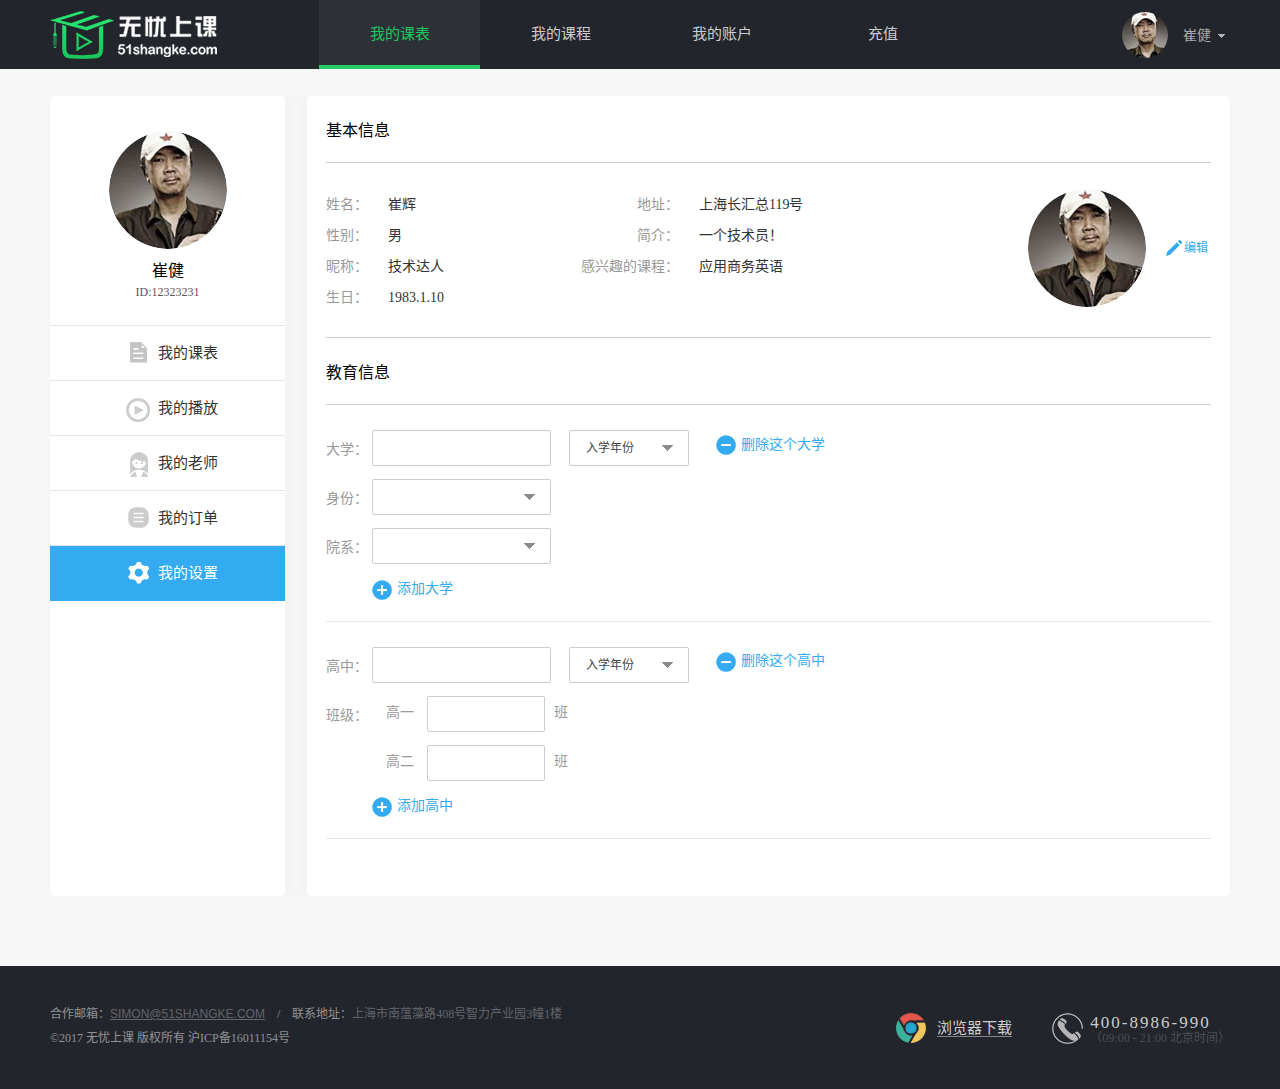
<file: www/个人设置.html>
<!DOCTYPE html>
<html lang="zh-CN">
<head>
	<meta charset="UTF-8">
	<title>个人设置</title>
	<meta name="keywords" content="" />
	<meta name="description" content="" />
	<meta http-equiv="X-UA-Compatible" content="IE=edge,chrome=1">
	<link rel="stylesheet" href="css/cui.css" />
	<link rel="stylesheet" href="css/lib.css" />
	<link rel="stylesheet" href="css/style.css" />
    <!--[if IE]>
        <link rel="stylesheet" href="css/all-ie-only.css" />
    <![endif]-->
</head>
<body>
    
    <!-- 头部 -->
    <div id="hd">
        <div class="wp">
            <a href="" class="logo"><img src="images/logo.png" alt=""></a>
            <ul class="nav">
                <li class="on"><a href="">我的课表</a></li>
                <li><a href="">我的课程</a></li>
                <li><a href="">我的账户</a></li>
                <li><a href="">充值</a></li>
            </ul>
            <div class="user">
                <div class="pic"><a href=""><img src="images/pic02.jpg" alt=""></a></div>
                <h5><a href=""><span>崔健</span></a></h5>
                <ul>
                    <li><a href="">账号设置</a></li>
                    <li class="last"><a href="">退出</a></li>
                </ul>
            </div>
        </div>
    </div>
    <!-- 头部 end-->

    <!-- 主内容 -->
    <div id="bd">
        <div class="wp">
            <div class="row">
                <!-- 左侧 -->
                <div class="side-col">
                    <div class="m-user1">
                        <div class="face">
                            <a href=""><img src="images/gimg1.jpg" alt=""></a>
                        </div>
                        <h5>崔健</h5>
                        <p>ID:12323231</p>
                    </div>
                    <ul class="snav">
                        <li><a href=""><i class="icon1"></i>我的课表</a></li>
                        <li><a href=""><i class="icon2"></i>我的播放</a></li>
                        <li><a href=""><i class="icon3"></i>我的老师</a></li>
                        <li><a href=""><i class="icon4"></i>我的订单</a></li>
                        <li class="on"><a href=""><i class="icon5"></i>我的设置</a></li>
                    </ul>
                </div>
                <!-- 左侧 end-->
                <!-- 右侧 -->
                <div class="main-col">
                    <div class="inner">
                        <div class="box-set">
                            <!-- 基本信息 -->
                            <h3 class="m-tii1">基本信息</h3>
                            <div class="m-basic-inf">
                                <div class="pic"><img src="images/pic03.png" alt=""><a href=""><i></i>编辑</a></div>
                                <div class="txt">
                                    <table class="m-table2">
                                        <tr>
                                            <th>姓名：</th>
                                            <td>崔辉</td>
                                            <th>地址：</th>
                                            <td>上海长汇总119号</td>
                                        </tr>
                                        <tr>
                                            <th>性别：</th>
                                            <td>男</td>
                                            <th>简介：</th>
                                            <td>一个技术员！</td>
                                        </tr>
                                        <tr>
                                            <th>昵称：</th>
                                            <td>技术达人</td>
                                            <th>感兴趣的课程：</th>
                                            <td>应用商务英语</td>
                                        </tr>
                                        <tr>
                                            <th>生日：</th>
                                            <td>1983.1.10</td>
                                            <th></th>
                                            <td></td>
                                        </tr>
                                    </table>
                                </div>
                            </div>
                            <!-- 基本信息 end-->
                            <!-- 教育信息 -->
                            <h3 class="m-tii1">教育信息</h3>
                            <table class="m-table1">
                                <tr>
                                    <th>大学：</th>
                                    <td>
                                        <input class="inp1" type="text">
                                        <select class="select1">
                                            <option>入学年份</option>
                                            <option>2001</option>
                                            <option>2002</option>
                                            <option>2003</option>
                                        </select>
                                        <a href=""><i class="icon1"></i>删除这个大学</a>
                                    </td>
                                </tr>
                                <tr>
                                    <th>身份：</th>
                                    <td>
                                        <select class="select2">
                                            <option></option>
                                            <option>1</option>
                                            <option>2</option>
                                            <option>3</option>
                                        </select>
                                    </td>
                                </tr>
                                <tr>
                                    <th>院系：</th>
                                    <td>
                                        <select class="select2">
                                            <option></option>
                                            <option>1</option>
                                            <option>2</option>
                                            <option>3</option>
                                        </select>
                                    </td>
                                </tr>
                                <tr>
                                    <th></th>
                                    <td><a href=""><i class="icon2"></i>添加大学</a></td>
                                </tr>
                            </table>

                            <table class="m-table1">
                                <tr>
                                    <th>高中：</th>
                                    <td>
                                        <input class="inp1" type="text">
                                        <select class="select1">
                                            <option>入学年份</option>
                                            <option>2001</option>
                                            <option>2002</option>
                                            <option>2003</option>
                                        </select>
                                        <a href=""><i class="icon1"></i>删除这个高中</a>
                                    </td>
                                </tr>
                                <tr>
                                    <th>班级：</th>
                                    <td>　高一<input class="inp2" type="text">班</td>
                                </tr>
                                <tr>
                                    <th></th>
                                    <td>　高二<input class="inp2" type="text">班</td>
                                </tr>
                                <tr>
                                    <th></th>
                                    <td><a href=""><i class="icon2"></i>添加高中</a></td>
                                </tr>
                            </table>
                            <!-- 教育信息 end-->
                        </div>
                    </div>
                </div>
                <!-- 右侧 end-->
            </div>
        </div>
    </div>
    <!-- 主内容 end-->

    <!-- 底部 -->
    <div id="fd">
        <div class="wp">
            <div class="tel"><em>400-8986-990</em>（09:00 - 21:00 北京时间） </div>
            <div class="download"><a href="">浏览器下载</a></div>
            <div class="fd-l">
                <div class="f-cont"><span>合作邮箱：<a href="">simon@51shangke.com</a></span>　/　<span>联系地址：<em>上海市南蕰藻路408号智力产业园3幢1楼</em></span></div>
                <div class="f-copy">©2017 无忧上课 版权所有 沪ICP备16011154号</div>
            </div>
        </div>
    </div>
    <!-- 底部 end-->


	<script type="text/javascript" src="js/jquery.js"></script>
	<script type="text/javascript" src="js/lib.js"></script>

	
</body>
</html>
</file>
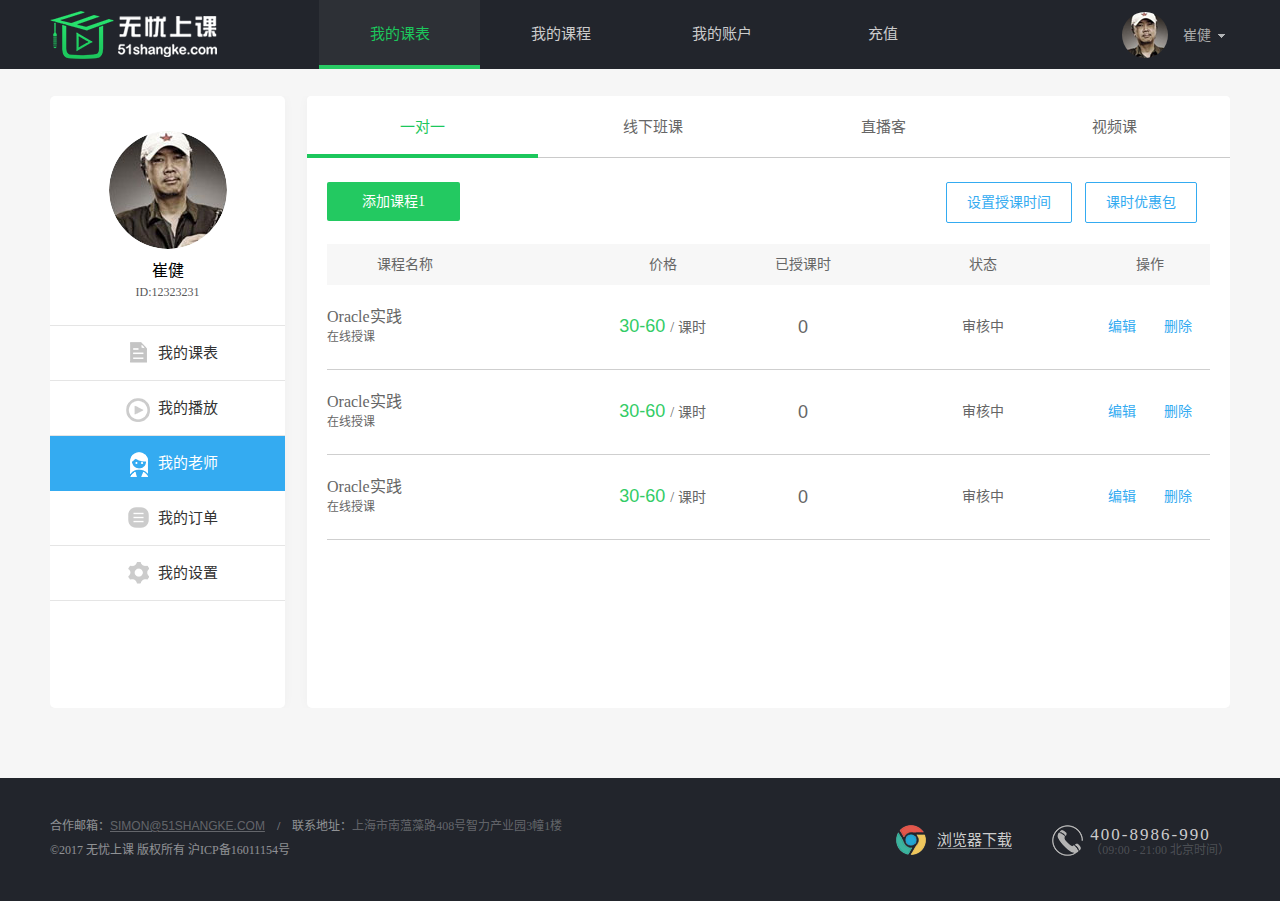
<file: www/老师.html>
<!DOCTYPE html>
<html lang="zh-CN">
<head>
	<meta charset="UTF-8">
	<title>老师</title>
	<meta name="keywords" content="" />
	<meta name="description" content="" />
	<meta http-equiv="X-UA-Compatible" content="IE=edge,chrome=1">
	<link rel="stylesheet" href="css/cui.css" />
	<link rel="stylesheet" href="css/lib.css" />
	<link rel="stylesheet" href="css/style.css" />
</head>
<body>
    
    <!-- 头部 -->
    <div id="hd">
        <div class="wp">
            <a href="" class="logo"><img src="images/logo.png" alt=""></a>
            <ul class="nav">
                <li class="on"><a href="">我的课表</a></li>
                <li><a href="">我的课程</a></li>
                <li><a href="">我的账户</a></li>
                <li><a href="">充值</a></li>
            </ul>
            <div class="user">
                <div class="pic"><a href=""><img src="images/pic02.jpg" alt=""></a></div>
                <h5><a href=""><span>崔健</span></a></h5>
                <ul>
                    <li><a href="">账号设置</a></li>
                    <li class="last"><a href="">退出</a></li>
                </ul>
            </div>
        </div>
    </div>
    <!-- 头部 end-->

    <!-- 主内容 -->
    <div id="bd">
        <div class="wp">
            <div class="row">
                <!-- 左侧 -->
                <div class="side-col">
                    <div class="m-user1">
                        <div class="face">
                            <a href=""><img src="images/gimg1.jpg" alt=""></a>
                        </div>
                        <h5>崔健</h5>
                        <p>ID:12323231</p>
                    </div>
                    <ul class="snav">
                        <li><a href=""><i class="icon1"></i>我的课表</a></li>
                        <li><a href=""><i class="icon2"></i>我的播放</a></li>
                        <li class="on"><a href=""><i class="icon3"></i>我的老师</a></li>
                        <li><a href=""><i class="icon4"></i>我的订单</a></li>
                        <li><a href=""><i class="icon5"></i>我的设置</a></li>
                    </ul>
                </div>
                <!-- 左侧 end-->
                <!-- 右侧 -->
                <div class="main-col" style="background-color:#fff;">
                    <div class="bgwhite">
                        <ul class="m-tab2 TAB" id=".m-content">
                            <li class="hover"><a href="">一对一</a></li>
                            <li><a href="">线下班课</a></li>
                            <li><a href="">直播客</a></li>
                            <li><a href="">视频课</a></li>
                        </ul>
                        <div class="m-content">
                            <div class="m-btn">
                                <a href="" class="add-btn">添加课程1</a>
                                <a href="">课时优惠包</a>
                                <a href="">设置授课时间</a>
                            </div>

                            <table class="m-table">
                                <thead>
                                    <tr>
                                        <th style="width:268px;text-indent:50px;text-aligh:left;">课程名称</th>
                                        <th class="txc" style="width:135px;">价格</th>
                                        <th class="txc" style="width:146px;">已授课时</th>
                                        <th class="txc" style="240px;">状态</th>
                                        <th style="width:120px;" class="txc">操作</th>
                                    </tr>
                                </thead>
                                <tbody>
                                    <tr>
                                        <td><div><h5>Oracle实践</h5><p>在线授课</p></div></td>
                                        <td><span>30-60 </span>/ 课时</td>
                                        <td  class="pass">0</td>
                                        <td>审核中</td>
                                        <td><a href="">编辑</a> <a href="">删除</a></td>
                                    </tr>
                                    <tr>
                                        <td><div><h5>Oracle实践</h5><p>在线授课</p></div></td>
                                        <td><span>30-60 </span>/ 课时</td>
                                        <td  class="pass">0</td>
                                        <td>审核中</td>
                                        <td><a href="">编辑</a> <a href="">删除</a></td>
                                    </tr>
                                    <tr>
                                        <td><div><h5>Oracle实践</h5><p>在线授课</p></div></td>
                                        <td><span>30-60 </span>/ 课时</td>
                                        <td  class="pass">0</td>
                                        <td>审核中</td>
                                        <td><a href="">编辑</a> <a href="">删除</a></td>
                                    </tr>
                                </tbody>
                            </table>
                        </div>
                        <div class="m-content dn">
                            <div class="m-btn">
                                <a href="" class="add-btn">添加课程2</a>
                                <a href="">课时优惠包</a>
                                <a href="">设置授课时间</a>
                            </div>

                            <table class="m-table">
                                <thead>
                                    <tr>
                                        <th style="width:268px;text-indent:50px;text-aligh:left;">课程名称</th>
                                        <th class="txc" style="width:135px;">价格</th>
                                        <th class="txc" style="width:146px;">已授课时</th>
                                        <th class="txc" style="240px;">状态</th>
                                        <th style="width:120px;" class="txc">操作</th>
                                    </tr>
                                </thead>
                                <tbody>
                                    <tr>
                                        <td><div><h5>Oracle实践</h5><p>在线授课</p></div></td>
                                        <td><span>30-60 </span>/ 课时</td>
                                        <td  class="pass">0</td>
                                        <td>审核中</td>
                                        <td><a href="">编辑</a> <a href="">删除</a></td>
                                    </tr>
                                    <tr>
                                        <td><div><h5>Oracle实践</h5><p>在线授课</p></div></td>
                                        <td><span>30-60 </span>/ 课时</td>
                                        <td  class="pass">0</td>
                                        <td>审核中</td>
                                        <td><a href="">编辑</a> <a href="">删除</a></td>
                                    </tr>
                                    <tr>
                                        <td><div><h5>Oracle实践</h5><p>在线授课</p></div></td>
                                        <td><span>30-60 </span>/ 课时</td>
                                        <td  class="pass">0</td>
                                        <td>审核中</td>
                                        <td><a href="">编辑</a> <a href="">删除</a></td>
                                    </tr>
                                </tbody>
                            </table>
                        </div>
                        <div class="m-content dn">
                            <div class="m-btn">
                                <a href="" class="add-btn">添加课程3</a>
                                <a href="">课时优惠包</a>
                                <a href="">设置授课时间</a>
                            </div>

                            <table class="m-table">
                                <thead>
                                    <tr>
                                        <th style="width:268px;text-indent:50px;text-aligh:left;">课程名称</th>
                                        <th class="txc" style="width:135px;">价格</th>
                                        <th class="txc" style="width:146px;">已授课时</th>
                                        <th class="txc" style="240px;">状态</th>
                                        <th style="width:120px;" class="txc">操作</th>
                                    </tr>
                                </thead>
                                <tbody>
                                    <tr>
                                        <td><div><h5>Oracle实践</h5><p>在线授课</p></div></td>
                                        <td><span>30-60 </span>/ 课时</td>
                                        <td  class="pass">0</td>
                                        <td>审核中</td>
                                        <td><a href="">编辑</a> <a href="">删除</a></td>
                                    </tr>
                                    <tr>
                                        <td><div><h5>Oracle实践</h5><p>在线授课</p></div></td>
                                        <td><span>30-60 </span>/ 课时</td>
                                        <td class="pass">0</td>
                                        <td>审核中</td>
                                        <td><a href="">编辑</a> <a href="">删除</a></td>
                                    </tr>
                                    <tr>
                                        <td><div><h5>Oracle实践</h5><p>在线授课</p></div></td>
                                        <td><span>30-60 </span>/ 课时</td>
                                        <td  class="pass">0</td>
                                        <td>审核中</td>
                                        <td><a href="">编辑</a> <a href="">删除</a></td>
                                    </tr>
                                </tbody>
                            </table>
                        </div>
                        <div class="m-content dn">
                            <div class="m-btn">
                                <a href="" class="add-btn">添加课程4</a>
                                <a href="">课时优惠包</a>
                                <a href="">设置授课时间</a>
                            </div>

                            <table class="m-table">
                                <thead>
                                    <tr>
                                        <th style="width:268px;text-indent:50px;text-aligh:left;">课程名称</th>
                                        <th class="txc" style="width:135px;">价格</th>
                                        <th class="txc" style="width:146px;">已授课时</th>
                                        <th class="txc" style="240px;">状态</th>
                                        <th style="width:120px;" class="txc">操作</th>
                                    </tr>
                                </thead>
                                <tbody>
                                    <tr>
                                        <td><div><h5>Oracle实践</h5><p>在线授课</p></div></td>
                                        <td><span>30-60 </span>/ 课时</td>
                                        <td  class="pass">0</td>
                                        <td>审核中</td>
                                        <td><a href="">编辑</a> <a href="">删除</a></td>
                                    </tr>
                                    <tr>
                                        <td><div><h5>Oracle实践</h5><p>在线授课</p></div></td>
                                        <td><span>30-60 </span>/ 课时</td>
                                        <td  class="pass">0</td>
                                        <td>审核中</td>
                                        <td><a href="">编辑</a> <a href="">删除</a></td>
                                    </tr>
                                    <tr>
                                        <td><div><h5>Oracle实践</h5><p>在线授课</p></div></td>
                                        <td><span>30-60 </span>/ 课时</td>
                                        <td  class="pass">0</td>
                                        <td>审核中</td>
                                        <td><a href="">编辑</a> <a href="">删除</a></td>
                                    </tr>
                                </tbody>
                            </table>
                        </div>
                    </div>
                </div>
                <!-- 右侧 end-->
            </div>
        </div>
    </div>
    <!-- 主内容 end-->

    <!-- 底部 -->
    <div id="fd">
        <div class="wp">
            <div class="tel"><em>400-8986-990</em>（09:00 - 21:00 北京时间） </div>
            <div class="download"><a href="">浏览器下载</a></div>
            <div class="fd-l">
                <div class="f-cont"><span>合作邮箱：<a href="">simon@51shangke.com</a></span>　/　<span>联系地址：<em>上海市南蕰藻路408号智力产业园3幢1楼</em></span></div>
                <div class="f-copy">©2017 无忧上课 版权所有 沪ICP备16011154号</div>
            </div>
        </div>
    </div>
    <!-- 底部 end-->


	<script type="text/javascript" src="js/jquery.js"></script>
	<script type="text/javascript" src="js/lib.js"></script>

	
</body>
</html>
</file>
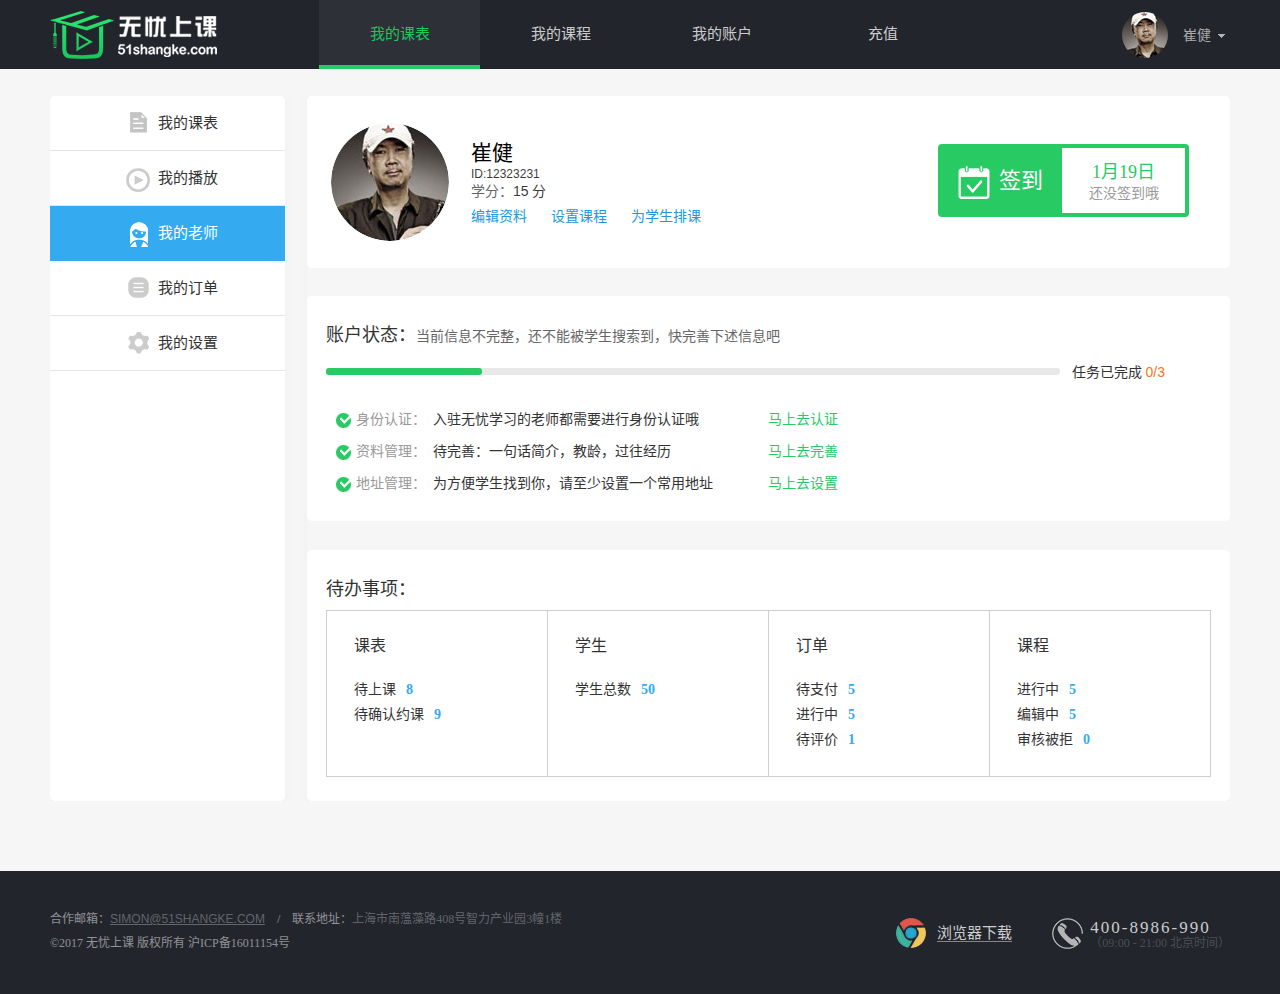
<file: www/老师管理.html>
<!DOCTYPE html>
<html lang="zh-CN">
<head>
	<meta charset="UTF-8">
	<title>老师管理</title>
	<meta name="keywords" content="" />
	<meta name="description" content="" />
	<meta http-equiv="X-UA-Compatible" content="IE=edge,chrome=1">
	<link rel="stylesheet" href="css/cui.css" />
	<link rel="stylesheet" href="css/lib.css" />
	<link rel="stylesheet" href="css/style.css" />
</head>
<body>
    
    <!-- 头部 -->
    <div id="hd">
        <div class="wp">
            <a href="" class="logo"><img src="images/logo.png" alt=""></a>
            <ul class="nav">
                <li class="on"><a href="">我的课表</a></li>
                <li><a href="">我的课程</a></li>
                <li><a href="">我的账户</a></li>
                <li><a href="">充值</a></li>
            </ul>
            <div class="user">
                <div class="pic"><a href=""><img src="images/pic02.jpg" alt=""></a></div>
                <h5><a href=""><span>崔健</span></a></h5>
                <ul>
                    <li><a href="">账号设置</a></li>
                    <li class="last"><a href="">退出</a></li>
                </ul>
            </div>
        </div>
    </div>
    <!-- 头部 end-->

    <!-- 主内容 -->
    <div id="bd">
        <div class="wp">
            <div class="row">
                <!-- 左侧 -->
                <div class="side-col">                   
                    <ul class="snav">
                        <li><a href=""><i class="icon1"></i>我的课表</a></li>
                        <li><a href=""><i class="icon2"></i>我的播放</a></li>
                        <li class="on"><a href=""><i class="icon3"></i>我的老师</a></li>
                        <li><a href=""><i class="icon4"></i>我的订单</a></li>
                        <li><a href=""><i class="icon5"></i>我的设置</a></li>
                    </ul>
                </div>
                <!-- 左侧 end-->
                <!-- 右侧 -->
                <div class="main-col">
                    <div class="inner">
                        <div class="m-user2">
                            <div class="con-l">
                                <div class="face">
                                    <a href=""><img src="images/gimg1.jpg" alt=""></a>
                                </div>
                                <div class="mess">
                                    <h5>崔健</h5>
                                    <span>id:12323231</span>
                                    <p><em>学分：</em><span>15 分</span></p>
                                    <div class="duty"><a href="">编辑资料</a><a href="">设置课程</a><a href="">为学生排课</a></div>
                                </div>
                            </div>
                            <div class="con-r">
                                <div class="m-sign">
                                    <a href=""><i></i>签到</a>
                                    <div class="txt">
                                        <span>1月19日</span>还没签到哦
                                    </div>
                                </div>
                                
                            </div>
                        </div>
                    </div>
                    <div class="inner">
                        <div class="m-state">
                            <h3  class="ag-title"><span>账户状态：</span>当前信息不完整，还不能被学生搜索到，快完善下述信息吧</h3>
                            <div class="m-percent">
                                <div class="line">
                                    <span></span>
                                </div>
                                任务已完成 <em>0/3</em>
                            </div>
                            <ul>
                                <li><div class="txt"><span>身份认证：　</span>入驻无忧学习的老师都需要进行身份认证哦</div><a href="">马上去认证</a></li>
                                <li><div class="txt"><span>资料管理：　</span>待完善：一句话简介，教龄，过往经历</div><a href="">马上去完善</a></li>
                                <li><div class="txt"><span>地址管理：　</span>为方便学生找到你，请至少设置一个常用地址</div><a href="">马上去设置</a></li>
                            </ul>
                        </div>
                    </div>
                    <div class="inner">
                        <div class="m-act">

                            <h3 class="ag-title"><span>待办事项：</span></h3>
                            <ul>
                                <li>
                                    <div class="con">
                                        <h5>课表</h5>
                                        <div class="txt">
                                            <p>待上课<a href="">8</a></p>
                                            <p>待确认约课<a href="">9</a></p>
                                        </div>
                                    </div>
                                </li>
                                <li>
                                    <div class="con">
                                        <h5>学生</h5>
                                        <div class="txt">
                                            <p>学生总数<a href="">50</a></p>
                                        </div>
                                    </div>
                                </li>
                                <li>
                                    <div class="con">
                                        <h5>订单</h5>
                                        <div class="txt">
                                            <p>待支付<a href="">5</a></p>
                                            <p>进行中<a href="">5</a></p>
                                            <p>待评价<a href="">1</a></p>
                                        </div>
                                    </div>
                                </li>
                                <li>
                                    <div class="con">
                                        <h5>课程</h5>
                                        <div class="txt">
                                            <p>进行中<a href="">5</a></p>
                                            <p>编辑中<a href="">5</a></p>
                                            <p>审核被拒<a href="">0</a></p>
                                        </div>
                                    </div>
                                </li>
                            </ul>
                        </div>
                    </div>
                    
                </div>
                <!-- 右侧 end-->
            </div>
        </div>
    </div>
    <!-- 主内容 end-->

    <!-- 底部 -->
    <div id="fd">
        <div class="wp">
            <div class="tel"><em>400-8986-990</em>（09:00 - 21:00 北京时间） </div>
            <div class="download"><a href="">浏览器下载</a></div>
            <div class="fd-l">
                <div class="f-cont"><span>合作邮箱：<a href="">simon@51shangke.com</a></span>　/　<span>联系地址：<em>上海市南蕰藻路408号智力产业园3幢1楼</em></span></div>
                <div class="f-copy">©2017 无忧上课 版权所有 沪ICP备16011154号</div>
            </div>
        </div>
    </div>
    <!-- 底部 end-->


	<script type="text/javascript" src="js/jquery.js"></script>
	<script type="text/javascript" src="js/lib.js"></script>
    <script>
        function myBox2(){
            var _winw = $(window).width();
            var _sheight = $('.m-act li:first .con').height();
            var _mheight = $('.m-act li:nth(2) .con').height();
            var _theight = $(".m-act li:nth(3) .con").height();
            var _lheight = $(".m-act li:last .con").height();

            if( _winw>=992 ){
                $('.m-act .con').height(Math.max(_sheight,_mheight,_theight,_lheight));
            }else{
                $('.m-act .con').height('auto');
            }
        }
        myBox2();
        $(window).on('resize',function(){
            myBox2();
        });

    </script>
	
</body>
</html>
</file>
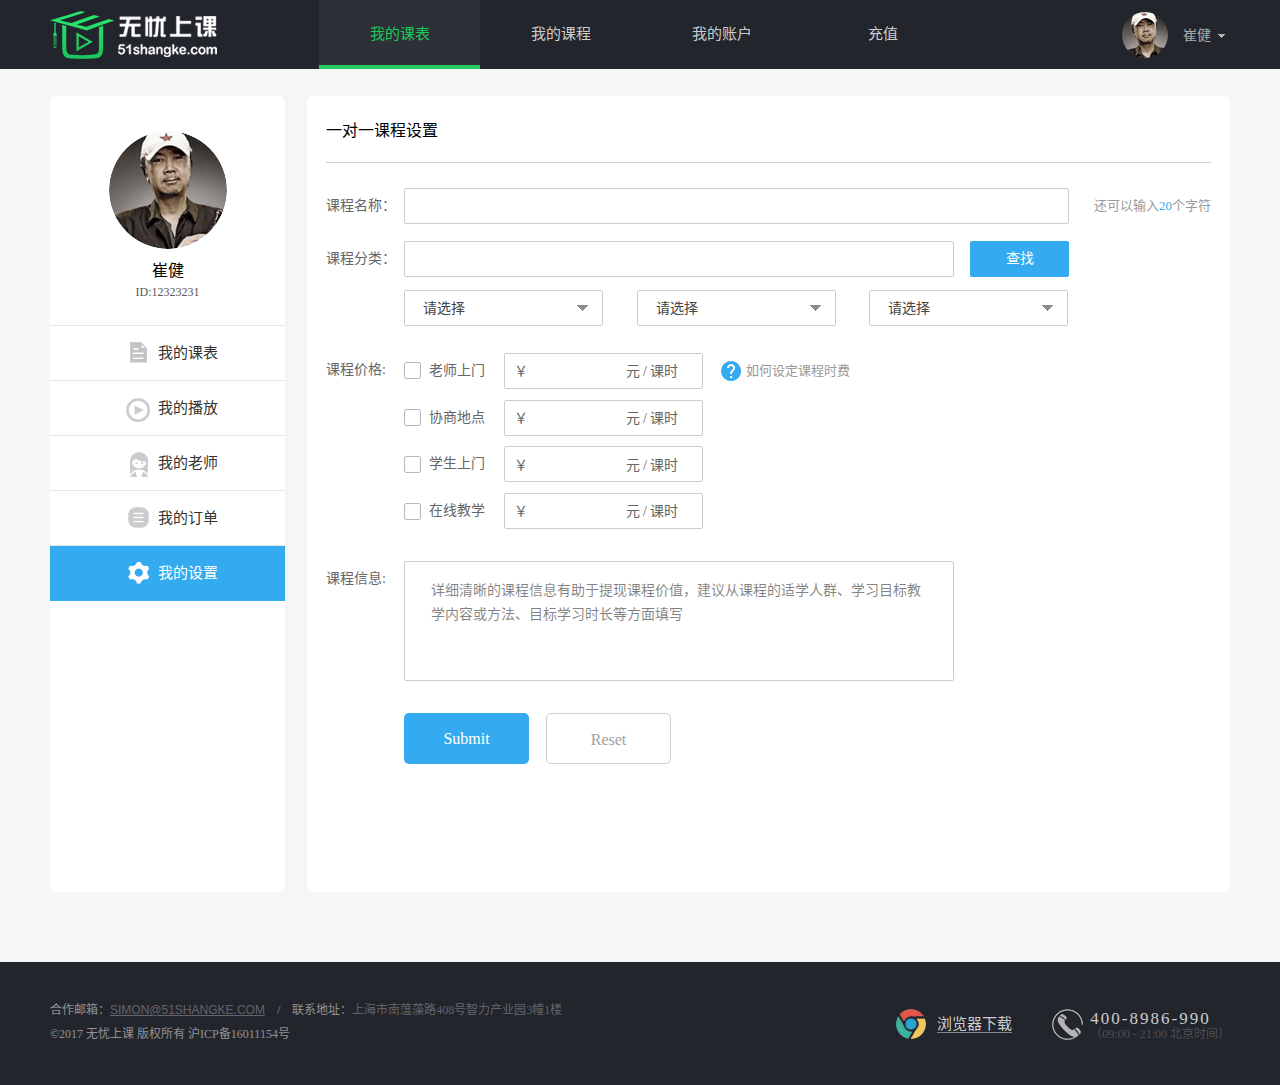
<file: www/课程设置.html>
<!DOCTYPE html>
<html lang="zh-CN">
<head>
	<meta charset="UTF-8">
	<title>课程设置</title>
	<meta name="keywords" content="" />
	<meta name="description" content="" />
	<meta http-equiv="X-UA-Compatible" content="IE=edge,chrome=1">
	<link rel="stylesheet" href="css/cui.css" />
	<link rel="stylesheet" href="css/lib.css" />
	<link rel="stylesheet" href="css/style.css" />
    <!--[if IE]>
        <link rel="stylesheet" href="css/all-ie-only.css" />
    <![endif]-->
</head>
<body>
    
    <!-- 头部 -->
    <div id="hd">
        <div class="wp">
            <a href="" class="logo"><img src="images/logo.png" alt=""></a>
            <ul class="nav">
                <li class="on"><a href="">我的课表</a></li>
                <li><a href="">我的课程</a></li>
                <li><a href="">我的账户</a></li>
                <li><a href="">充值</a></li>
            </ul>
            <div class="user">
                <div class="pic"><a href=""><img src="images/pic02.jpg" alt=""></a></div>
                <h5><a href=""><span>崔健</span></a></h5>
                <ul>
                    <li><a href="">账号设置</a></li>
                    <li class="last"><a href="">退出</a></li>
                </ul>
            </div>
        </div>
    </div>
    <!-- 头部 end-->

    <!-- 主内容 -->
    <div id="bd">
        <div class="wp">
            <div class="row">
                <!-- 左侧 -->
                <div class="side-col">
                    <div class="m-user1">
                        <div class="face">
                            <a href=""><img src="images/gimg1.jpg" alt=""></a>
                        </div>
                        <h5>崔健</h5>
                        <p>ID:12323231</p>
                    </div>
                    <ul class="snav">
                        <li><a href=""><i class="icon1"></i>我的课表</a></li>
                        <li><a href=""><i class="icon2"></i>我的播放</a></li>
                        <li><a href=""><i class="icon3"></i>我的老师</a></li>
                        <li><a href=""><i class="icon4"></i>我的订单</a></li>
                        <li class="on"><a href=""><i class="icon5"></i>我的设置</a></li>
                    </ul>
                </div>
                <!-- 左侧 end-->
                <!-- 右侧 -->
                <div class="main-col">
                    <div class="inner">
                        <h3 class="m-tii1">一对一课程设置</h3>
                        <form action="">
                            <table class="m-table3">
                                <tr>
                                    <th>课程名称：</th>
                                    <td><input class="inp1" type="text"><span class="s-tip">还可以输入<em>20</em>个字符</span></td>
                                </tr>
                                <tr>
                                    <th>课程分类：</th>
                                    <td>
                                        <input class="inp2" type="text"><a class="a-btn1" href="">查找</a>
                                        <select>
                                            <option>请选择</option>
                                            <option>1</option>
                                            <option>2</option>
                                            <option>3</option>
                                        </select>
                                        <select>
                                            <option>请选择</option>
                                            <option>1</option>
                                            <option>2</option>
                                            <option>3</option>
                                        </select>
                                        <select>
                                            <option>请选择</option>
                                            <option>1</option>
                                            <option>2</option>
                                            <option>3</option>
                                        </select>
                                    </td>
                                </tr>
                                <tr>
                                    <th>课程价格:</th>
                                    <td>
                                        <ul class="ul-list1">
                                            <li  role="checkbox">
                                                <label><input class="checkbox" type="checkbox"><span>老师上门</span></label>
                                                <div class="price"><span class="s1">￥</span><input type="text"><span class="s2">元 / 课时</span></div>
                                                <a class="s-tip" href="">如何设定课程时费</a>
                                            </li>
                                            <li  role="checkbox">
                                                <label><input class="checkbox" type="checkbox"><span>协商地点</span></label>
                                                <div class="price"><span class="s1">￥</span><input type="text"><span class="s2">元 / 课时</span></div>
                                            </li>
                                            <li  role="checkbox">
                                                <label><input class="checkbox"type="checkbox"><span>学生上门</span></label>
                                                <div class="price"><span class="s1">￥</span><input type="text"><span class="s2">元 / 课时</span></div>
                                            </li>
                                            <li  role="checkbox">
                                                <label><input class="checkbox" type="checkbox"><span>在线教学</span></label>
                                                <div class="price"><span class="s1">￥</span><input type="text"><span class="s2">元 / 课时</span></div>
                                            </li>
                                        </ul>
                                    </td>
                                </tr>
                                <tr>
                                    <th>课程信息:</th>
                                    <td>
                                        <textarea placeholder="详细清晰的课程信息有助于提现课程价值，建议从课程的适学人群、学习目标教学内容或方法、目标学习时长等方面填写"></textarea>
                                    </td>
                                </tr>
                                <tr>
                                    <th></th>
                                    <td>
                                        <input class="sub" type="submit"><input class="reset" type="Reset">
                                    </td>
                                </tr>
                            </table>
                        </form>
                    </div>
                </div>
                <!-- 右侧 end-->
            </div>
        </div>
    </div>
    <!-- 主内容 end-->

    <!-- 底部 -->
    <div id="fd">
        <div class="wp">
            <div class="tel"><em>400-8986-990</em>（09:00 - 21:00 北京时间） </div>
            <div class="download"><a href="">浏览器下载</a></div>
            <div class="fd-l">
                <div class="f-cont"><span>合作邮箱：<a href="">simon@51shangke.com</a></span>　/　<span>联系地址：<em>上海市南蕰藻路408号智力产业园3幢1楼</em></span></div>
                <div class="f-copy">©2017 无忧上课 版权所有 沪ICP备16011154号</div>
            </div>
        </div>
    </div>
    <!-- 底部 end-->


	<script type="text/javascript" src="js/jquery.js"></script>
	<script type="text/javascript" src="js/lib.js"></script>

	
</body>
</html>
</file>
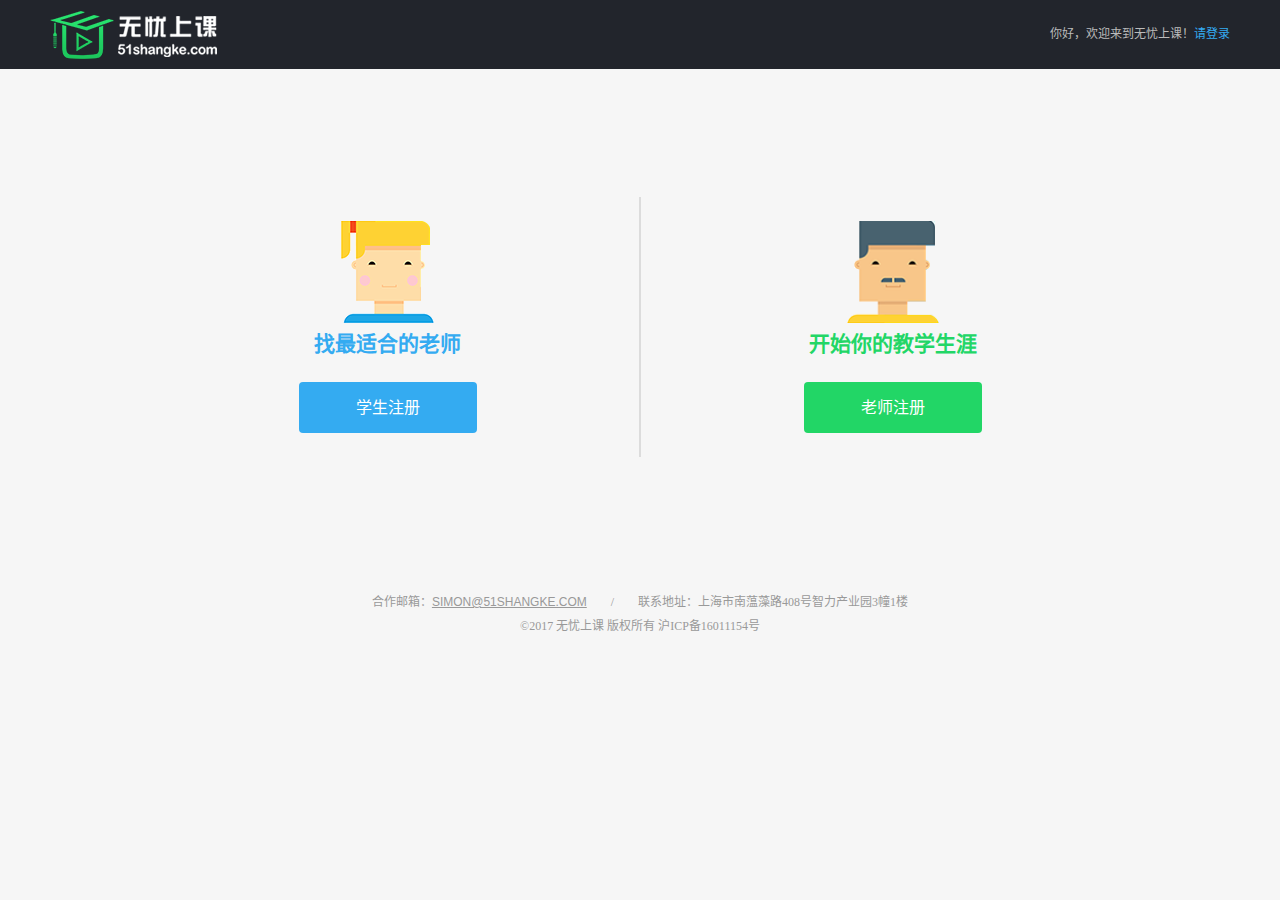
<file: www/选择注册.html>
<!DOCTYPE html>
<html lang="zh-CN">
<head>
	<meta charset="UTF-8">
	<title>选择注册</title>
	<meta name="keywords" content="" />
	<meta name="description" content="" />
	<meta http-equiv="X-UA-Compatible" content="IE=edge,chrome=1">
	<link rel="stylesheet" href="css/cui.css" />
	<link rel="stylesheet" href="css/lib.css" />
	<link rel="stylesheet" href="css/style.css" />
</head>
<body>
    
    <!-- 头部 -->
    <div id="hd">
        <div class="wp">
            <a href="" class="logo"><img src="images/logo.png" alt=""></a>
            <div class="welc">你好，欢迎来到无忧上课！<a href="">请登录</a></div>
        </div>
    </div>
    <!-- 头部 end-->

    <!-- 主内容 -->
    <div id="bd">
        <div class="wp">
            <ul class="ul-list2">
                <li class="li1">
                    <i style="background-image: url(images/gicon15.png);"></i>
                    <h3>找最适合的老师</h3>
                    <a href="">学生注册</a>
                </li>
                <li class="li2">
                    <i style="background-image: url(images/gicon16.png);"></i>
                    <h3>开始你的教学生涯</h3>
                    <a href="">老师注册</a>
                </li>
            </ul>
        </div>
    </div>
    <!-- 主内容 end-->

    <!-- 底部 -->
    <div id="fd2">
        <div class="wp">
            <div class="f-cont"><span>合作邮箱：<a href="">simon@51shangke.com</a></span>　　/　　<span>联系地址：<em>上海市南蕰藻路408号智力产业园3幢1楼</em></span></div>
            <div class="f-copy">©2017 无忧上课 版权所有 沪ICP备16011154号</div>
        </div>
    </div>
    <!-- 底部 end-->


	<script type="text/javascript" src="js/jquery.js"></script>
	<script type="text/javascript" src="js/lib.js"></script>
	
</body>
</html>
</file>
<file: www/css/cui.css>
﻿/* By 5811.com.cn */ body,div,dl,dt,dd,ul,ol,li,h1,h2,h3,h4,h5,h6,pre,form,fieldset,input,textarea,p,blockquote,th,td{margin:0; padding:0; } table{border-collapse:collapse; border-spacing:0; } fieldset,img{border:0; } ol,ul{list-style:none; } caption,th{text-align:left; } q:before,q:after{content:''; } abbr,acronym{border:0; } .clear{clear:both; display:block; overflow:hidden; visibility:hidden; width:0; height:0; } .l,.col-l,.col_l,.col-c,.col_c{float:left; } .r,.col-r,.col_r,dt span,.ul-txt li span,.ul_txt li span{float:right; } .c{clear:both; } .n,em{font-weight:normal; font-style:normal; } .b{font-weight:bold; } .i{font-style:italic; } .fa{font-family:Arial; } .fg{font-family:Georgia; } .ft{font-family:Tahoma; } .fl{font-family:Lucida Console; } .fs{font-family:'宋体'; } .fw{font-family:'微软雅黑'; } .tc{text-align:center; } .tr{text-align:right; } .tl{text-align:left; } .tdu{text-decoration:underline; } .tdn,.tdn:hover,a.tdl:hover{text-decoration:none; } .fc0{color:#000000; } .fc3{color:#333333; }
.fc6{color:#666666; } .fc9{color:#999999; } .fcr{color:red; } .fcw{color:white; } .fcb{color:blue; } .fcg{color:green; } .f0{font-size:0; } .f10{font-size:10px; } .f12{font-size:12px; } .f13{font-size:13px; } .f14{font-size:14px; } .f16{font-size:16px; } .f20{font-size:20px; } .f24{font-size:24px; } .vm{vertical-align:middle; } .vtb{vertical-align:text-bottom; } .vt{vertical-align:top; } .vn{vertical-align:-2px; } .vimg{margin-bottom:-3px; } .m0{margin:0; } .ml0{margin-left:0; } .ml5{margin-left:5px; } .ml10{margin-left:10px; } .ml20{margin-left:20px; } .mr0{margin-right:0; } .mr5{margin-right:5px; } .mr10{margin-right:10px; } .mr20{margin-right:20px; } .mt5{margin-top:5px; } .mt10{margin-top:10px; } .mt20{margin-top:20px; } .mb5{margin-bottom:5px; } .mb10{margin-bottom:10px; } .mb20{margin-bottom:20px; } .ml-1{margin-left:-1px; } .mt-1{margin-top:-1px; } .p1{padding:1px; } .pl5{padding-left:5px; } .p5{padding:5px; } .pt5{padding-top:5px; } .pr5{padding-right:5px; } .pb5{padding-bottom:5px; }
.p10{padding:10px; } .pl10{padding-left:10px; } .pt10{padding-top:10px; } .pr10{padding-right:10px; } .pb10{padding-bottom:10px; } .p20{padding:20px; } .pl20{padding-left:20px; } .pt20{padding-top:20px; } .pr20{padding-right:20px; } .pb20{padding-bottom:20px; } .rel,.pr{position:relative; } .abs,.pa{position:absolute; } .dn{display:none; } .db{display:block; } .dib{-moz-inline-stack:inline-block; display:inline-block; } .di{display:inline; } .ovh{overflow:hidden; } .ovs{overflow:scroll; } .vh{visibility:hidden; } .vv{visibility:visible; } .lh14{line-height:14px; } .lh16{line-height:16px; } .lh18{line-height:18px; } .lh20{line-height:20px; } .lh22{line-height:22px; } .lh24{line-height:24px;} .fix{*zoom:1; } .fix:after,.fix:before{display:block; content:"clear"; height:0; clear:both; overflow:hidden; visibility:hidden; } .z{_zoom:1; } .h1{height:1px; } .h5{height:5px; } .h10,.h{height:10px; } .h15{height:15px; } .h20{height:20px; }
.h1,.h5,.h10,.h15,.h20,.h{font-size:0px; line-height:0; overflow:hidden; clear:both; } body{font:12px 宋体,Arial,sans-serif; } a{text-decoration:none; } a:hover{color:#FF6600 }
</file>
<file: www/css/lib.css>
﻿

/*-----------------[初始化]--------------*/
body{color: #333;font-size: 12px;font-family:"微软雅黑","Microsoft Yahei";min-width: 1180px;background: #f6f6f6;}
a{color: #444;}
a:hover{color: #1cc75c;}
img,.ani{
	transition: .3s;
	-ms-transition: .3s;
	-moz-transition: .3s;
	-webkit-transition: .3s;
	-o-transition: .3s;
}
input,textarea,select{font-size: 12px;color: #444;font-family:"微软雅黑","Microsoft Yahei";}
input[type='submit'],input[type='reset'],input[type='button'],select{
	-webkit-appearance: none;
	-moz-appearance: none;
	appearance: none;
}


/*布局*/
.wp{width: 1180px;margin: 0 auto;}
.h50{height: 50px;clear: both;overflow: hidden;}
.h100{height: 100px;clear: both;overflow: hidden;}

*{outline: none;}
.row{overflow: hidden;}

/*标题*/

/*按钮*/

/*颜色*/


/*******************************
	-------[=头部]-------
********************************/
#hd{
    height: 69px;line-height: 69px;
    background: #22252c;
}
.index #hd{
    position: fixed;left: 0;right: 0;z-index: 999;
    background: url(../images/bg05.png);
}
#hd .a-login{
    float: right;
    display: block;width: 73px;height: 35px;line-height: 35px;
    background: #34abf1;border-radius: 2px;
    font-size: 14px;text-align: center;
    color: #fff \9;
    color: rgba(255,255,255,.8);
    -o-transition:.3s;
    -ms-transition:.3s;
    -moz-transition:.3s;
    -webkit-transition:.3s;
    transition:.3s;
    margin-top: 17px;
}
#hd .a-login:hover{
    background: #177fe8;
}

.logo{
    display: block;float: left;
}
.logo img{
    display: inline-block;vertical-align: middle;
}

#hd .welc{float: right;color: #bbb;}
#hd .welc a{color: #34abf1;}
#hd .welc a:hover{text-decoration: underline;}

#hd .user{
    float: right;
    width: 110px;height: 69px;
    position: relative;
}
#hd .user .pic{
    float: left;width: 46px;height: 46px;border-radius: 50%;overflow: hidden;
    margin: 12px 10px 0 2px;
}
#hd .user .pic img{
    display: block;width: 100%;height: 100%;
}
#hd .user h5{
    overflow: hidden;font-size: 14px;color: #aaa;font-weight: normal;
    text-align: center;
}
#hd .user h5 span{
    color: #aaa;
    display: inline-block;vertical-align: middle;
    padding-right: 14px;
    background: url(../images/icon015.png) no-repeat right center;
}
#hd .user ul{
    position: absolute;left: 0;right: 0;top: 100%;z-index: 10;
    background: #fff;
    box-shadow: 0 6px 6px rgba(0,0,0,.17);
    display: none;
}
#hd .user:hover ul{display: block;}
#hd .user ul li{
    border-bottom: 1px #ccc solid;
}
#hd .user ul li.last{border-color: transparent;}
#hd .user ul a{
    display: block;font-size: 14px;color: #22252c;line-height: 46px;text-align: center;
    -o-transition:.3s;
    -ms-transition:.3s;
    -moz-transition:.3s;
    -webkit-transition:.3s;
    transition:.3s;
}
#hd .user ul a:hover{
    background: #f2f2f2;
}



/*******************************
	-------[=导航]-------
********************************/
.nav{
    overflow: hidden;float: left;
    margin-left: 102px;
}
.nav li{float: left;}
.nav a{
    display: block;
    width: 161px;height: 69px;
    -webkit-box-sizing: border-box;
    -moz-box-sizing: border-box;   
    box-sizing: border-box;
    font-size: 15px;color: #ccc;text-align: center;
}
.nav a:hover,.nav li.on a{
    border-bottom: 4px #28ca64 solid;
    background: url(../images/bg04.png);
    color: #1cc75c;
}



/*******************************
	-------[=banner]-------
********************************/
.fullSlide{width: 100%;min-width: 1000px;position:relative;height:510px;overflow:hidden;}
.fullSlide .bd{ position:relative; z-index:0;}
.fullSlide .bd ul{ width:100% !important; }
.fullSlide .bd li{ width:100% !important;height:510px;}
.fullSlide .bd li a{display: block;width: 100%;height: 100%;background: none;}
.fullSlide .bd li .txt{display: inline-block;line-height: 2;padding: 10px 30px;
	position: absolute;left: 50%;top: 90px;margin-left: -500px;background: rgba(0,0,0,0.5);
	color: #fff;background: url(../images/black-alpha.png) repeat left top \9;}
.fullSlide .bd li .txt h2{font-size: 21px;border-bottom: 1px solid #bbabac;
	text-align: center;letter-spacing: 5px;}
.fullSlide .bd li .txt em{font-size: 17px;}

.fullSlide .hd{ width:100%; position:absolute; z-index:999; bottom:85px; left:0;text-align: center; height:15px;}
.fullSlide .hd ul li{ cursor:pointer; display:inline-block; *display:inline; zoom:1; width:10px; height:10px;border-radius: 50%;
	margin:4px;	background: #fff; overflow:hidden;line-height:9999px;text-indent: 999px;}
.fullSlide .hd ul .on{background: #e70012;}


/*******************************
	-------[=底部]-------
********************************/
#fd{
    padding: 36px 0 39px;
    background: #22252c;
    line-height: 24px;
    color: #a9aaac \9;
    color: rgba(255,255,255,.5);
    overflow: hidden;
}
#fd .fd-l{float: left;}

#fd .tel{
    float: right;
    padding: 0 0 0 38px;
    margin-top: 10px;
    background: url(../images/icon01.png) no-repeat left center;
    color: #65676a \9;
    color: rgba(255,255,255,.2);line-height: 1;
}
#fd .tel em{
    display: block;
    font-size: 17px;color: #ccc;line-height: 1;
    padding: 2px 0 1px;letter-spacing: 2px;
}

.f-cont em,.f-cont a{
    color: #6c6e71 \9;
    color: rgba(255,255,255,.3);
}
.f-cont a{
    text-decoration: underline;text-transform: uppercase;
    font-family: "Arial";
}
.f-cont a:hover{color: #fff;}

#fd .download{
    float: right;
    padding-left: 41px;
    background: url(../images/icon016.png) no-repeat left center;
    font-size: 15px;color: #cdcdcd;line-height: 30px;
    padding: 0 0 0 41px;
    margin: 11px 40px 0 0;
}
#fd .download a{
    color: inherit;border-bottom: 1px #85868a solid;line-height: 22px;
}
#fd .download a:hover{color: #1cc75c;border-color: #1cc75c;}

#fd2{
    text-align: center;
    line-height: 24px;color: #999;
    margin-bottom: 60px;
}
#fd2 .f-cont em,#fd2 .f-cont a {color: #999;}
#fd2 .f-cont a:hover{color: #1fcd60;}
</file>
<file: www/css/style.css>
﻿/*******************************
    -------[=分割]-------
********************************/

/*******************************
    -------[=苹果]-------
********************************/
/*老师*/
.row{margin: 27px 0 70px;}
.side-col{background-color: #fff;-webkit-border-radius: 4px;-moz-border-radius: 4px;border-radius: 4px;}
.m-user1{color: #585858;line-height: 20px;text-align: center;padding:35px 0 23px;border-bottom: 1px solid #E5E5E5;}
.m-user1 .face{width: 118px;height: 118px;-webkit-border-radius: 50%;-moz-border-radius: 50%;border-radius: 50%;overflow: hidden;margin: 0 auto 12px;}
.m-user1 .face img{display: block;width: 100%;height: 100%;-webkit-border-radius: 50%;-moz-border-radius: 50%;border-radius: 50%;}
.m-user1 .face img:hover{opacity: .9;
    -ms-filter:'progid:DXImageTransform.Microsoft.Alpha(Opacity= 90)';
    filter:progid:DXImageTransform.Microsoft.Alpha(Opacity=90);
}
.m-user1 h5{color: #000;font-size: 16px;font-weight: normal;margin-bottom: 1px;}

/*左侧导航*/
.snav{padding-bottom: 107px;}
.snav a{display: block;height: 54px;line-height: 54px;border-bottom: 1px solid #E5E5E5;text-align: center;padding: 0 10px;color: #333;font-size: 15px;}
.snav i{display:inline-block; width: 40px; height: 53px; vertical-align: middle; background: url(../images/gicon1.png) no-repeat left top;}
.snav li .icon1{background-position: 12px 14px;}
.snav li:hover .icon1,.snav li.on .icon1{background-position: 12px -34px;}
.snav li .icon2{background-position: 8px -82px;}
.snav li:hover .icon2,.snav li.on .icon2{background-position: 8px -130px;}
.snav li .icon3{background-position: 12px -178px;}
.snav li:hover .icon3,.snav li.on .icon3{background-position: 12px -234px;}
.snav li .icon4{background-position: 10px -290px;}
.snav li:hover .icon4,.snav li.on .icon4{background-position: 10px -338px;}
.snav li .icon5{background-position: 10px -394px;}
.snav li:hover .icon5,.snav li.on .icon5{background-position: 10px -450px;}
.snav li:hover,.snav li.on{background-color: #34abf1;}
.snav li:hover a,.snav li.on a{color: #fff; border-color: #34abf1;}

.bgwhite{background-color: #fff;-webkit-border-radius: 4px;-moz-border-radius: 4px;border-radius: 4px; }
.m-tab2{overflow: hidden;}
.m-tab2 li{width: 25%;float: left;color: #666;font-size: 15px; position: relative; }
.m-tab2 a{
    display: block;text-align: center;height: 62px; line-height: 62px;color: #666;
    -webkit-box-sizing: border-box;
    -moz-box-sizing: border-box;   
    box-sizing: border-box;
    border-bottom: 1px solid #cacaca;

}
.m-tab2 li.hover a,.m-tab2 li a:hover{ border-bottom: 4px solid #1cc75c;color: #1cc75c;}
 

.m-content{padding: 24px 20px 0;}
.m-btn {overflow: hidden;margin-bottom: 21px;}
.m-btn a{display: inline-block;padding: 0 20px;height: 39px;line-height: 39px;border: 1px solid #34abf1;color: #34abf1;font-size: 14px;margin-right: 13px; border-radius: 2px;
    float: right;
    transition: .5s;
    -ms-transition: .5s;
    -moz-transition: .5s;
    -webkit-transition: .5s;
    -o-transition: .5s;
}
.m-btn a.add-btn{padding:0 35px;background-color: #23c961;color: #fff;border: none;float: left;}
.m-btn a:hover{background-color:#34abf1;color: #fff; }
.m-btn a.add-btn:hover{background-color: #12b842;}
.m-table{color: #666;font-size: 14px;height: 41px;line-height: 41px;width: 100%;}
.m-table thead th{background-color: #f7f7f7;font-weight: normal;}
.m-table thead th.txc{text-align: center;}
.m-table tbody tr{border-bottom: 1px solid #cfcfcf;}
.m-table tbody tr{text-align: center;height: 82px;line-height: 82px;}
.m-table tbody td.pass{font-size: 18px;font-family: "Arial";}
.m-table tbody div{text-align: left;line-height: 20px;}
.m-table tbody h5{font-size: 16px;font-weight:normal; }
.m-table tbody p{font-size: 12px;}
.m-table tbody span{color: #33cc66;font-family: "Arial";font-size: 18px;}
.m-table tbody a{color: #34abf1;margin: 0 12px;}
.m-table tbody a:hover{text-decoration: underline;}

/*老师管理*/
.ag-title{color: #666; font-weight: normal;}
.ag-title span{font-size: 18px;color: #333;}
.m-user2 .con-l{float: left;overflow: hidden;}
.m-user2 .con-r{float: right;}
.m-user2{padding: 27px 0px;color: #000;-webkit-border-radius: 4px;-moz-border-radius: 4px;border-radius: 4px;background-color: #fff;margin-bottom: 28px;overflow: hidden;}
.m-user2 .face{width: 118px;height: 118px;-webkit-border-radius: 50%;-moz-border-radius: 50%;border-radius: 50%;overflow: hidden;margin-left: 5px;float: left;}
.m-user2 .face img{display: block;width: 100%;height: 100%;-webkit-border-radius: 50%;-moz-border-radius: 50%;border-radius: 50%;}
.m-user2 .face img:hover{opacity: .9;
    -ms-filter:'progid:DXImageTransform.Microsoft.Alpha(Opacity= 90)';
    filter:progid:DXImageTransform.Microsoft.Alpha(Opacity=90);
}
.m-user2 h5{font-size: 21px;margin-bottom: 4px;font-weight: normal;}
.m-user2 .mess{float: left;margin-left: 22px;line-height: 17px;margin-top: 22px;}
.m-user2 .mess span{font-family:"Arial";color: #000 \9;color: rgba(0,0,0,.8);text-transform: uppercase;}
.m-user2 .mess p{font-size: 14px;}
.m-user2 .mess em{color: #666;}
.m-user2 .mess .duty{margin-top: 8px;}
.m-user2 .mess a{font-size: 14px;color: #2297dc;margin-right: 24px;}
.m-user2 .mess a:hover{text-decoration: underline;}
.m-sign{width: 124px;height: 73px;line-height: 73px;text-align: center;color: #fff;font-size: 22px;background-color: #28ca64;padding-right: 127px;position: relative;margin: 21px 22px 0 0;border-radius: 4px;}
.m-sign a{color: #fff;display: block;}
.m-sign:hover{background-color: #35de7f;}
.m-sign i{display: inline-block;vertical-align: middle; background: url(../images/gicon3.png) no-repeat center center;width: 32px;height: 70px;margin-right: 9px;}
.m-sign .txt{position: absolute;top: 4px;right: 4px;height: 52px;width:123px;padding-top: 13px;background-color: #fff;color: #999;font-size: 14px;line-height: 22px;vertical-align: middle;}
.m-sign .txt span{display: block;color: #28ca64;font-size: 18px;}

.m-state{padding: 24px 0px 21px;-webkit-border-radius: 4px;-moz-border-radius: 4px;border-radius: 4px;background-color: #fff;margin-bottom: 29px; }
.m-percent{line-height: 22px;color: #333;font-size: 14px;margin: 15px 0 20px;}
.m-percent .line{width: 734px;position: relative;margin: 7px 12px 0 0;height: 7px;background-color: #E8E8E8;-webkit-border-radius: 3px;-moz-border-radius: 3px;border-radius: 3px; float: left;}
.m-percent .line span{width: 156px;position: absolute;top: 0;left: 0;height: 7px;background-color: #28ca64;-webkit-border-radius: 3px;-moz-border-radius: 3px;border-radius: 3px;}
.m-percent em{color: #fb7321;font-family: "Arial";}
.m-state li{color: #333;font-size: 14px;height: 32px;line-height: 32px;overflow: hidden;padding-left: 10px;}
.m-state li span{color: #999;}
.m-state li .txt{width: 412px; overflow: hidden; float: left;padding-left: 20px;background: url(../images/gicon2.png) no-repeat left center;}
.m-state li a{color: #28ca64;}
.m-state li a:hover{text-decoration: underline;}

.m-act{padding: 24px 0px;-webkit-border-radius: 4px;-moz-border-radius: 4px;border-radius: 4px;background-color: #fff; }
.m-act li{width: 25%;float: left; color: #333;font-size: 14px;line-height: 25px;}
.m-act ul{overflow: hidden;border-top:1px solid #cfcfcf;border-bottom:1px solid #cfcfcf;border-left:1px solid #cfcfcf; margin-top: 10px;}
.m-act .con{padding: 22px 27px 24px;border-right:1px solid #cfcfcf; }
.m-act h5{font-size: 16px;font-weight: normal;margin-bottom: 19px;}
.m-act .txt a{color: #34abf1;margin-left: 10px;    font-weight: bold;}
.m-act .txt a:hover{text-decoration: underline;}
.m-act p{height: 25px;overflow: hidden;}

/*首页*/
/*banner*/
#banner{height: 654px;position: relative;z-index: 1;}
#banner .slick-slider,#banner .slick-list,#banner .slick-track,#banner .slick-slide{height: 100%;}
#banner .slick-slide{outline: 0;position: relative;
    background-position: center center;background-repeat: no-repeat;
    -o-background-size: cover;
    -ms-background-size: cover;
    -moz-background-size: cover;
    -webkit-background-size: cover;
    background-size: cover;
}
#banner .slick-slide a{outline: 0;} 
#banner .slick-dots{position: absolute;left: 0;bottom: 177px;width: 100%;text-align: center;z-index: 99;}
#banner .slick-dots li{display: inline-block;margin: 0 11px;}
#banner .slick-dots li button{text-indent: -9999px;cursor: pointer;border: none;width: 12px;height: 12px;background:none;border: 1px solid #fff;padding: 0;
    border-radius: 50%;outline:none;}
#banner .slick-dots li a{display: block;width: 24px;height: 24px;font-size: 0;line-height: 0;text-indent: 999px;background-color: #fff;border-radius: 50%;}
#banner .slick-dots li.slick-active button{background: #fff;}
#banner a.play-video {display: block;width: 94px;height: 96px;position: absolute;top: 285px;left: 50%;margin-left: -47px;background-image: url(../images/gicon4.png); 
    background-position: center center;background-repeat: no-repeat;
    -o-background-size: cover;
    -ms-background-size: cover;
    -moz-background-size: cover;
    -webkit-background-size: cover;
    background-size:cover;
    transition: .5s;
    -ms-transition: .5s;
    -moz-transition: .5s;
    -webkit-transition: .5s;
    -o-transition: .5s;
}
#banner a.play-video:hover{top: 275px;}
#banner .txt{margin-top: 180px;}
#banner .txt h2{color: #fff;font-size: 46px;font-family: "黑体";text-align: center;text-shadow:2px 2px 2px rgba(0,0,0,.2);}

.m-list1{overflow: hidden;margin-bottom: 75px;margin-top: -152px;position: relative;z-index: 20;}
.m-list1 ul{margin: 0 -69px;overflow: hidden;}
.m-list1 li{float: left;width: 33.33%;}
.m-list1 .con{margin: 0 69px;overflow: hidden;-webkit-border-radius: 4px;
    -moz-border-radius: 4px;
    border-radius: 4px;
}
.m-list1 .txt{padding: 20px 10px;color: #666;font-size: 14px;line-height: 21px;text-align: center;background-color: #fff;}
.m-list1 h4{font-size: 28px;height: 53px;line-height: 53px;overflow: hidden;font-weight: normal;margin-bottom: 4px;}
.m-list1 h4 a{color: #000;display: block;}
.m-list1 h4 a:hover{color: #}
.m-list1 h4 i{display: inline-block;width: 24px;height: 4px;line-height: 4px;background: url(../images/gicon11.png) no-repeat center center;vertical-align: middle;}
.m-list1 p{height: 42px;overflow: hidden;margin-bottom: 13px;}
.m-list1 .pic{position: relative;height: 0;overflow: hidden;padding-top: 60%;}
.m-list1 .pic img{display: block;position: absolute;top: 0;left: 0;width: 100%;height: 100%;border-bottom-left-radius:4px;border-bottom-right-radius:4px;
    transition: .3s;
    -ms-transition: .3s;
    -moz-transition: .3s;
    -webkit-transition: .3s;
    -o-transition: .3s;
}
.m-list1 .pic img:hover{opacity: .8;
-ms-filter:'progid:DXImageTransform.Microsoft.Alpha(Opacity= 80)';
filter:progid:DXImageTransform.Microsoft.Alpha(Opacity=80);}

.m-list2{overflow: hidden;background-color: #fff;margin-bottom: 86px;padding: 21px 0 24px;-webkit-border-radius: 4px;
    -moz-border-radius: 4px;
    border-radius: 4px;
}
.m-list2 ul{overflow: hidden;}
.m-list2 li{float: left;width: 33.33%;margin: 40px 0 35px;}
.m-list2 .con{padding: 0 20px;overflow: hidden;}
.m-list2 .txt{margin-top: 6px;color: #999;font-size: 14px;line-height: 21px;text-align: center;}
.m-list2 h4{
    color: #000;font-size: 18px;height: 37px;line-height: 37px;font-weight: normal;margin-bottom: 3px;
    overflow: hidden;
    -ms-text-overflow: ellipsis;
    text-overflow: ellipsis;
    white-space: nowrap;
}
.m-list2 p{height: 42px;overflow: hidden;}
.m-list2 span{display: block;width: 122px;height: 122px;margin: 0 auto;background-position: center center;background-repeat: no-repeat;
    -o-background-size: cover;
    -ms-background-size: cover;
    -moz-background-size: cover;
    -webkit-background-size: cover;
    background-size: cover;
}
/*选择弹窗*/
#m-check{z-index: 9999;width: 100%;height: 100%;position: fixed;left: 0;right: 0;top:0;bottom:0;background:url(../images/bg06.png);}
#m-check ul{text-align: center;position: absolute;top: 50%;margin-top: -100px;left: 50%;margin-left: -261px;
    -o-animation: aniV .5s ease-in-out both;
    -moz-animation: aniV .5s ease-in-out both;
    -webkit-animation: aniV .5s ease-in-out both;
    animation: aniV .5s ease-in-out both;
}
#m-check li{display: inline-block;width: 260px;height: 200px;background-color: #fff;margin-right: 3px;font-size: 18px;-webkit-border-radius: 5px;
    -moz-border-radius: 5px;
    border-radius: 5px; 
}
#m-check li:hover{background-color: #e7e7e7;}  
#m-check li a{color: #fe9500;display: block;} 
#m-check li h5{font-size: 21px;font-weight: bold;}
#m-check li .student{color: #0ea3ea;}
#m-check li img{display: block;width: 96px;height: 110px;margin: 31px auto 8px;}
/*视频弹窗*/
.m-pop{z-index: 9999;width: 100%;height: 100%;position: fixed;left: 0;right: 0;top:0;bottom:0;background:url(../images/bg06.png);}
.m-pop video{display: block;width: 100%;height: 100%;}
.m-pop .inner{width: 800px;height: 497px;position: absolute;left: 50%;top: 50%;margin-left: -400px;margin-top: -249px;
    -o-animation: aniV 1s ease-in-out both;
    -moz-animation: aniV 1s ease-in-out both;
    -webkit-animation: aniV 1s ease-in-out both;
    animation: aniV 1s ease-in-out both;
}
.m-pop .close{
    display: block;
    width: 58px;height: 58px;
    position: absolute;right: 0;top: 0;z-index: 1001;
    cursor: pointer;
}
.m-pop .close:after{
    content: "";
    display: block;
    width: 58px;height: 58px;
    background: url(../images/video_close.png) no-repeat left top;
    -webkit-background-size: cover;
    -moz-background-size: cover;
    -o-background-size: cover;
    background-size: cover;
    position: absolute; top: 50%;z-index: 1002;
    margin: -15px 0 0 -15px;
    -o-transition:.3s;
    -ms-transition:.3s;
    -moz-transition:.3s;
    -webkit-transition:.3s;
    transition:.3s;
}
.m-pop .close:hover:after{
     background-position: 0 -68px;
}
@-webkit-keyframes aniV {
  0% {
    transform: scale(0.6);
  }
  100% {
    transform: scale(1);
  }
}
@-moz-keyframes aniV {
  0% {
    transform: scale(0.6);
  }
  100% {
    transform: scale(1);
  }
}
@-o-keyframes aniV {
  0% {
    transform: scale(0.6);
  }
  100% {
    transform: scale(1);
  }
}
@keyframes aniV {
  0% {
    transform: scale(0.6);
  }
  100% {
    transform: scale(1);
  }
}
/*inside*/
.g-title{height: 46px;line-height: 46px;color: #000;font-size: 12px;border-bottom: 2px solid #ff9600;overflow: hidden;background-color: #f8f8f8;padding: 0 25px 0 20px;}
.g-title span{margin-right: 48px;}
.g-title span em{font-family: "Arial";}
.g-title .time{padding-right: 180px;}
.g-title .teacher{float: right;}
.ul-list3{padding: 20px 0 50px;}
.ul-list3 li{border: 1px solid #e5e5e5;color: #000;margin-bottom: 25px;}
.ul-list3 li h5{font-weight: normal;}
.ul-list3 .con{padding: 0 20px;overflow: hidden;height: 159px;}
.m-user3{width: 222px;float: left;border-right:1px solid #e2e2e2;height: 122px;padding-top: 37px;}
.ul-list3 .face{width: 86px;height: 86px;-webkit-border-radius: 50%;-moz-border-radius: 50%;border-radius: 50%;overflow: hidden;margin-left: 5px;float: left;}
.ul-list3 .face img{display: block;width: 100%;height: 100%;-webkit-border-radius: 50%;-moz-border-radius: 50%;border-radius: 50%;}
.ul-list3 .face img:hover{opacity: .9;
    -ms-filter:'progid:DXImageTransform.Microsoft.Alpha(Opacity= 90)';
    filter:progid:DXImageTransform.Microsoft.Alpha(Opacity=90);
}
.ul-list3 .user-mess{padding-left: 106px;}
.ul-list3 .user-mess h5{font-size: 15px;margin: 4px 0;}
.ul-list3 .user-mess span{color: #1cc75c;display: block;}
.ul-list3 .user-mess a{display: block;width: 49px;height: 28px;line-height: 28px;text-align: center;color: #fff;background-color: #ff9600;margin-top: 12px;border-radius: 2px;}
.ul-list3 .user-mess a:hover{background-color: #ff7b00;}
.ul-list3 .class-data{float: left;width: 154px;border-right:1px solid #e2e2e2;height: 119px;padding-top: 40px;text-align: center;line-height: 21px;font-size: 14px;}
.ul-list3 .class-data h5{font-size: 21px;font-family: "Arial";margin-bottom: 9px;}
.ul-list3 .class-data span{display: block;height: 26px;line-height: 26px;width: 88px;border: 1px solid #d0d0d0;margin: 0px auto;border-radius: 2px;}
.ul-list3 .class-data span em{font-family: "Arial";font-size: 15px;margin-right: 2px;}
.ul-list3 .state{width: 190px;float: left;border-right:1px solid #e2e2e2;height: 94px;padding-top: 65px;text-align: center;font-size: 14px;}
.ul-list3 .state span{color:#ff6600;margin-right: 32px;}
.ul-list3 .state a{color: #15bb53;}
.ul-list3 .state a:hover{text-decoration: underline;}
.ul-list3 .state i{display: inline-block;width: 20px;height: 14px;vertical-align: middle;background: url(../images/gicon12.png) no-repeat right center;}
.ul-list3 .mess{width: 260px;float: right;height: 131px;padding-top: 23px;color: #666;line-height: 19px;text-align: center;position: relative;}
.ul-list3 .mess .box{width: 50%; float: left;position: relative;}
.ul-list3 .mess em{color: #ff9600;}
.rig_2{
    position: absolute;
    top: 0px;left: 50%;margin-left: -37px;
}
.ul-list3 .mess .txt{padding-top: 82px;}
.rig_3{
    position: absolute;
    top: 0px;left: 50%;margin-left: -37px;
}
.rig_2 #circleProgress1-text,
.rig_2 #circleProgress2-text,
.rig_2 #circleProgress3-text,
.rig_2 #circleProgress4-text,
.rig_2 #circleProgress13-text,
.rig_2 #circleProgress15-text,
.rig_3 #circleProgress12-text,
.rig_3 #circleProgress14-text,
.rig_3 #circleProgress16-text,
.rig_3 #circleProgress5-text,
.rig_3 #circleProgress6-text,
.rig_3 #circleProgress7-text{color: #1cc75c !important;text-indent: -9999em;}

.rig_2 #circleProgress1 p,.rig_2 #circleProgress2 p,.rig_2 #circleProgress3 p,.rig_2 #circleProgress4 p,.rig_2 #circleProgress13 p,.rig_2 #circleProgress15 p{color: #1cc75c;font-family: "Aria";position: absolute;top: 50%;left: 50%;margin-left: -41px;line-height: 22px;margin-top: -11px;width: 80px;overflow: hidden;}
.rig_2 #circleProgress1 p span,.rig_2 #circleProgress2 p span,.rig_2 #circleProgress3 p span,.rig_2 #circleProgress4 p span,.rig_2 #circleProgress13 p span,.rig_2 #circleProgress15 p span{font-size: 14px; }
.rig_3 #circleProgress12 p,.rig_3 #circleProgress14 p,.rig_3 #circleProgress16 p,.rig_3 #circleProgress5 p,.rig_3 #circleProgress6 p,.rig_3 #circleProgress7 p{color: #ff7e00;position: absolute;top: 50%;left: 50%;margin-left: -41px;line-height: 22px;margin-top: -11px;width: 80px;overflow: hidden;}
.rig_3 #circleProgress12 p span,.rig_3 #circleProgress14 p span,.rig_3 #circleProgress16 p span,.rig_3 #circleProgress5 p span,.rig_3 #circleProgress6 p span,.rig_3 #circleProgress7 p span{font-size: 22px; font-family: "Aria";}

/*******************************
    -------[=番茄]-------
********************************/
.side-col,.main-col{
    border-radius: 5px;
    box-shadow: 0 0 12px rgba(0,0,0,.03);
}
.side-col{float: left;width: 235px;background: #fff;}
.main-col{float: right;width: 923px;}
.main-col .inner{background: #fff;padding: 0 19px;border-radius: 5px;}
/*
-----------------[login]--------------*/
.box-login{
    padding: 77px 0 83px;
    -webkit-background-size: cover;
    -moz-background-size: cover;
    -ms-background-size: cover;
    -o-background-size: cover;
    background-size: cover;
    background-position: center center;
    background-repeat: no-repeat;
    overflow: hidden; 
}

.box-login .slogan{
    width: 560px;
    float: right;
}
.box-login .slogan img{
    display: block;max-width: 100%;
    margin: 93px auto 0;
}

.m-login{
    float: left;
    width: 429px;
    background: #fff;
    box-shadow: 2px 0 12px rgba(0,0,0,.03);
    border-radius: 4px;
    margin-left: 118px;
    font-size: 14px;color: #666;
}
.m-login .con{margin: 0 34px;}
.m-login .inp{position: relative;margin-bottom: 20px;}
.m-login .inp i{
    display: block;width: 40px;height: 40px;
    position: absolute;left: 0;top: 50%;
    margin-top: -20px;
    -webkit-background-size: cover;
    -moz-background-size: cover;
    -o-background-size: cover;
    background-size: cover;
    background-position: center center;
    background-repeat: no-repeat;
}

.m-login .text{
    display: block;width: 100%;
    height: 44px;line-height: 42px;
    -webkit-box-sizing: border-box;
    -moz-box-sizing: border-box;   
    box-sizing: border-box;
    padding: 0 10px 0 40px;
    color: #333;
    border: 1px #ccc solid;
    border-radius: 2px;
} 
.m-login .text::-webkit-input-placeholder {color: #adadad;font-size: 14px;}
.m-login .text::-moz-placeholder {color: #adadad;font-size: 14px;}
.m-login .text::-ms-input-placeholder {color: #adadad;font-size: 14px;}
.m-login .reme{
    position: relative;overflow: hidden;
    margin: -4px 0 26px;
}
.m-login .reme .checkbox{position: absolute;left: -999px;}
.m-login .reme label{cursor: pointer;}
.m-login .reme label span{
    display: inline-block;vertical-align: middle;
    padding-left: 29px;
    line-height: 24px;
    background: url(../images/icon010.png) no-repeat left center;
}
.m-login .reme label.checked span{
    background-image: url(../images/icon011.png);
}


.m-login .sub{
    display: block;
    width: 100%;
    border: none;
    border-radius: 5px;
    background: #34abf1;
    font-size: 16px;color: #fff;line-height: 51px;text-align: center;
    -o-transition:.3s;
    -ms-transition:.3s;
    -moz-transition:.3s;
    -webkit-transition:.3s;
    transition:.3s;
    cursor: pointer;
    margin-bottom: 13px;
}
.m-login .sub:hover{
    background: #1f8fec;
}
.m-login .forget{
    overflow: hidden;margin-bottom: 16px;
}
.m-login .forget .a-reg{
    color: #ff6600;float: right;
}
.m-login .forget a:hover{text-decoration: underline;}

.m-login .else-login{
    text-align: center;line-height: 22px;
    padding-bottom: 22px;
}
.m-login .else-login span{
    display: block;
    overflow: hidden;
    margin-bottom: 10px;
    background: url(../images/bg02.jpg) repeat-x left center;
}
.m-login .else-login span em{
    display: inline-block;vertical-align: middle;position: relative;
    padding: 0 13px;
    background: #fff;
}

.m-login .else-login a{
    display: inline-block;vertical-align: middle;
    width: 22px;height: 22px;
    -webkit-background-size: cover;
    -moz-background-size: cover;
    -o-background-size: cover;
    background-size: cover;
    background-position: center center;
    background-repeat: no-repeat;
    margin: 0 5px;
    -o-transition:.3s;
    -ms-transition:.3s;
    -moz-transition:.3s;
    -webkit-transition:.3s;
    transition:.3s;
}
.m-login .else-login a:hover{
    opacity: .8;
    -ms-filter:'progid:DXImageTransform.Microsoft.Alpha(Opacity= 80)';
    filter:progid:DXImageTransform.Microsoft.Alpha(Opacity=80);
}
.m-login .else-login .a-WeChat{background-image: url(../images/icon04.png);}
.m-login .else-login .a-qq{background-image: url(../images/icon05.png);}
.m-login .else-login .a-ali{background-image: url(../images/icon06.png);}
.m-login .else-login .a-sina{background-image: url(../images/icon07.png);}
.m-login .else-login .a-renren{background-image: url(../images/icon08.png);}
.m-login .else-login .a-baidu{background-image: url(../images/icon09.png);}



.m-tab1{
    overflow: hidden;
    padding: 4px 0 29px;
}
.m-tab1 li{float: left;width: 50%;}
.m-tab1 a{
    display: block;height: 55px;
    font-size: 16px;color: #666;line-height: 55px;text-align: center;
    border-bottom: 1px #ccc solid;
    -webkit-box-sizing: border-box;
    -moz-box-sizing: border-box;   
    -ms-box-sizing: border-box;   
    box-sizing: border-box;
}
.m-tab1 a:hover,.m-tab1 li.on a{
    color: #1cc75c;
    border-bottom: 3px #1cc75c solid;
}

.m-tab3{
    height: 51px;
    margin: 0 -31px 24px 0;
}
.m-tab3 li{
    float: left;
}
.m-tab3 a{
    display: block;
    width: 188px;
    background: #ececec;
    border-radius: 5px;
    font-size: 16px;color: #666;line-height: 51px;text-align: center;
    margin-right: 31px;
    position: relative;
}
.m-tab3 a:hover,.m-tab3 li.on a{
    background: #1cc75c;color: #fff;
}
.m-tab3 a i{
    display: block;
    width: 16px;height: 8px;
    background: url(../images/icon012.png) no-repeat center center;
    position: absolute;left: 50%;top: 100%;
    margin-left: -8px;
    display: none;
}
.m-tab3 a:hover i,.m-tab3 li.on a i{display: block;}

/*
-----------------[reg]--------------*/
.m-reg{
    width: 1009px;
    overflow: hidden;
    background: #fff;
    border-radius: 5px;
    box-shadow: 0 0 12px rgba(0,0,0,.03);
    margin: 31px auto 45px;
    padding: 8px 41px 0;
}
.m-reg h3{
    font-size: 22px;color: #1cc75c;line-height: 60px;font-weight: normal;
    border-bottom: 1px #cecece solid;
    margin-bottom: 38px;
}
.m-reg .pic{
    float: right;
    width: 404px;
}
.m-reg .pic img{
    display: block;max-width: 100%;
    margin: 61px auto 0;
}

.m-reg .txt{
    float: left;width: 497px;
    background: url(../images/bg03.png) no-repeat right center;
    -webkit-box-sizing: border-box;
    -moz-box-sizing: border-box;   
    box-sizing: border-box;
    padding: 0 0 32px;
}

.m-reg table{
    width: 100%;
    color: #666;line-height: 24px;
}
.m-reg table th,.m-reg table td{padding-bottom: 14px;}
.m-reg table th{
    width: 89px;padding-right: 12px;
    font-size: 14px;font-weight: normal;
    text-align: right;
    line-height: 36px;
    vertical-align: top;
}
.m-reg table td{
    width: 298px;
}
.m-reg table .inp1,.m-reg table .inp2{
    display: inline-block;vertical-align: middle;
    height: 36px;line-height: 34px;
    border: 1px #ccc solid;
    border-radius: 2px;
    -webkit-box-sizing: border-box;
    -moz-box-sizing: border-box;   
    box-sizing: border-box;
    padding: 0 10px;
    font-size: 14px;
}
.m-reg table .inp1{width: 298px;}
.m-reg table .inp2{width: 166px;}
.m-reg table .sub{
    display: block;width: 178px;height: 51px;line-height: 51px;
    font-size: 16px;color: #fff;text-align: center;
    background: #34abf1;
    border: none;
    border-radius: 5px;
    -o-transition:.3s;
    -ms-transition:.3s;
    -moz-transition:.3s;
    -webkit-transition:.3s;
    transition:.3s;
    cursor: pointer;
    margin-top: 8px;
}
.m-reg table .sub:hover{
    background: #2398ed;
}
.m-reg table #phone-btn{
    display: inline-block;vertical-align: middle;
    width: 121px;height: 36px;
    font-size: 14px;color: #46c76d;text-align: center;line-height: 34px;
    border: 1px #63d78f solid;
    background: #fff;
    border-radius: 2px;
    cursor: pointer;
    -o-transition:.3s;
    -ms-transition:.3s;
    -moz-transition:.3s;
    -webkit-transition:.3s;
    transition:.3s;
    margin-left: 11px;
}
.m-reg table #phone-btn:hover{
    border-color: #3dc66a;color: #27b046;
}

.m-reg table .s-tip{
    line-height: 20px;
    padding: 12px 0 0;
    color: #999;
}
.m-reg table .invi-code{
    margin: -2px 0 4px;
    overflow: hidden;
    position: relative;
    overflow: hidden;
    font-size: 14px;
}
.m-reg table .invi-code em{
    margin-left: 30px;
}
.m-reg table .invi-code a{color: #ff7800;}
.m-reg table .invi-code a:hover{text-decoration: underline;}

.m-reg table .invi-code label{
    cursor: pointer;
}
.m-reg table .invi-code label span{
    display: inline-block;vertical-align: middle;
    padding-left: 25px;
    background: url(../images/icon013.png) no-repeat left center;
    position: relative;top: -1px;
}
.m-reg table .invi-code label.checked span{background-image: url(../images/icon014.png);}
.m-reg table .invi-code .checkbox{
    position: absolute;left: -999px;
}
.m-reg table .invi-code .inp1{display: none;margin-top: 5px;}


/*
-----------------[个人设置]--------------*/
.box-set{padding-bottom: 57px;}
.m-tii1{
    font-size: 16px;color: #000;line-height: 62px;font-weight: normal;
    border-bottom: 1px #ccc solid;
    padding-top: 4px;
}

.m-basic-inf{
    overflow: hidden;
    line-height: 24px;
    padding: 26px 0 24px;
    border-bottom: 1px #ccc solid;
}
.m-basic-inf .pic{
    float: right;width: 183px;
}
.m-basic-inf .txt{
    float: left;width: 650px;
    font-size: 14px;color: #999;
}

.m-basic-inf .pic img{
    display: inline-block;vertical-align: middle;
    width: 118px;height: 118px;border-radius: 50%;
    margin-right: 20px;
}
.m-basic-inf .pic a{
    display: inline-block;vertical-align: middle;
    padding-left: 18px;
    color: #34abf1;
    background: url(../images/icon020.png) no-repeat left center;
}
.m-basic-inf .pic a:hover{text-decoration: underline;}

.m-table2{
    font-size: 14px;color: #999;line-height: 31px;
}
.m-table2 th{font-weight: normal;text-align: right;padding-right: 20px;}
.m-table2 td{color: #333;width: 193px;}



.m-table1{
    border-bottom: 1px #e5e5e5 solid;
    width: 100%;
    font-size: 14px;color: #999;
    margin-top: 25px;
}
.m-table1 th,.m-table1 td{
    padding-bottom: 13px;
}
.m-table1 th{
    width: 46px;font-weight: normal;
}
.m-table1 a{
    display: inline-block;vertical-align: middle;
    color: #34abf1;
    margin-bottom: 8px;
}
.m-table1 a:hover{text-decoration: underline;}
.m-table1 a i{
    display: inline-block;vertical-align: middle;
    width: 20px;height: 20px;
    -webkit-background-size: cover;
    -moz-background-size: cover;
    -o-background-size: cover;
    background-size: cover;
    background-position: center center;
    background-repeat: no-repeat;
    margin-right: 5px;
}
.m-table1 a .icon1{background-image: url(../images/icon017.png);}
.m-table1 a .icon2{background-image: url(../images/icon018.png);}

.m-table1 .inp1,.m-table1 .inp2{
    display: inline-block;vertical-align: middle;
    height: 36px;
    border: 1px #ccc solid;
    border-radius: 2px;
    -webkit-box-sizing: border-box;
    -moz-box-sizing: border-box;   
    box-sizing: border-box;
    padding: 0 10px;
    font-size: 14px;
}
.m-table1 .inp1{width: 179px;margin-right: 14px;}
.m-table1 .inp2{width: 118px;margin: 0 9px 0 13px;}
.m-table1 select{
    display: inline-block;vertical-align: middle;
    height: 36px;
    border: 1px #ccc solid;
    border-radius: 2px;
    -webkit-box-sizing: border-box;
    -moz-box-sizing: border-box;   
    box-sizing: border-box;
    padding: 0 30px 0 16px;
    background: url(../images/icon019.png) no-repeat right 15px center;
}
.m-table1 .select1{width: 120px;margin-right: 24px;}
.m-table1 .select2{width: 179px;margin-right: 14px;}

/*
-----------------[课程设置]--------------*/
.m-table3{
    width: 100%;
    font-size: 14px;color: #666;
    margin-top: 25px;
}
.m-table3 th,.m-table3 td{padding-bottom: 17px;}
.m-table3 th{
    width: 78px;
    line-height: 36px;font-weight: normal;
    vertical-align: top;
}
.m-table3 input,.m-table3 select,.m-table3 textarea{
    display: inline-block;vertical-align: middle;
    border: 1px #ccc solid;
    border-radius: 2px;
    -webkit-box-sizing: border-box;
    -moz-box-sizing: border-box;   
    box-sizing: border-box;
    font-size: 14px;
}
.m-table3 input{
    padding: 0 18px;
    height: 36px;line-height: 34px;
}
.m-table3 .inp1{width: 665px;}
.m-table3 .inp2{width: 550px;}
.m-table3 .inp3{width: 199px;}

.m-table3 .sub,.m-table3 .reset{
    width: 125px;height: 51px;
    border: none;
    font-size: 16px;line-height: 51px;text-align: center;
    margin: 0 17px 111px 0;
    border-radius: 5px;
    cursor: pointer;
    -o-transition:.3s;
    -ms-transition:.3s;
    -moz-transition:.3s;
    -webkit-transition:.3s;
    transition:.3s;
    background: none;
}
.m-table3 .sub{background: #34abf1;color: #fff;}
.m-table3 .sub:hover{background: #2396ed;}
.m-table3 .reset{
    color: #a0a0a0;
    border: 1px #cecece solid;
}
.m-table3 .reset:hover{
    color: #595959;
    border-color: #ababab;
}
.m-table3 textarea{
    width: 550px;
    height: 120px;
    resize:none;
    padding: 17px 26px;
    line-height: 24px;
    margin-bottom: 15px;
}
.m-table3 textarea::-webkit-input-placeholder {
    color: rgba(6,6,6,.5);
   color: #666 \9;
   font-size: 14px;
}

.m-table3 textarea::-moz-placeholder { 
    color: rgba(6,6,6,.5);
   color: #666 \9;
   font-size: 14px;  
}

.m-table3 textarea::-ms-input-placeholder { 
    color: rgba(6,6,6,.5);
   color: #666 \9;
   font-size: 14px;  
}
.m-table3 select{
    height: 36px;
    width: 199px;
    padding: 0 30px 0 18px;
    margin: 13px 30px 9px 0;
    background: url(../images/icon019.png) no-repeat right 14px center;
}
.m-table3 .s-tip{
    display: inline-block;vertical-align: middle;
    float: right;
    font-size: 13px;color: #999;line-height: 36px;
}
.m-table3 .s-tip em{color: #34abf1;}

.a-btn1{
    display: inline-block;vertical-align: middle;
    width: 99px;height: 36px;
    background: #34abf1;
    font-size: 14px;color: #fff;line-height: 36px;text-align: center;
    border-radius: 2px;
    margin-left: 16px;
    -o-transition:.3s;
    -ms-transition:.3s;
    -moz-transition:.3s;
    -webkit-transition:.3s;
    transition:.3s;
}
.a-btn1:hover{
    color: #fff;
    background: #249aee;
}

.ul-list1{
    line-height: 36px;
    padding-bottom: 5px;
}
.ul-list1 li{margin-bottom: 10px;}
.ul-list1 label{position: relative;overflow: hidden;cursor: pointer;}
.ul-list1 label .checkbox{
    position: absolute;left: -999px;
}
.ul-list1 label span{
    display: inline-block;vertical-align: middle;
    padding-left: 25px;
    background: url(../images/icon013.png) no-repeat left center;
}
.ul-list1 label.checked span{background-image: url(../images/icon014.png);}

.ul-list1 .price{
    height: 36px;
    display: inline-block;vertical-align: top;
    position: relative;
    margin: 0 15px;
}
.ul-list1 .price span{
    display: inline-block;vertical-align: middle;
    position: absolute;top: 2px;
}
.ul-list1 .price .s1{left: 10px;}
.ul-list1 .price .s2{right:24px;}
.ul-list1 .price input{
    width: 199px;height: 36px;line-height: 34px;
    padding: 0 90px 0 30px;
    text-align: center;
}
.ul-list1 li .s-tip{
    float: none;
    padding-left: 25px;
    background: url(../images/icon021.png) no-repeat left center;
}
.ul-list1 li .s-tip:hover{text-decoration: underline;}

.m-tab2-1{margin-bottom: 25px;}
.m-tab2-1 li {width: 50%;}
.m-tab2-1 a{
    height: 63px;line-height: 63px;
}
.m-tab2-1 li.hover a, .m-tab2-1 li a:hover {
    border-bottom: 3px solid #1cc75c;
}

/*
-----------------[日历]--------------*/
.m-cale{
    overflow: hidden;
    width: 883px;
    /*margin: 25px 0 0;*/
    border: 1px #ccc solid;
    background: #f8f8f8;
}

 .Calendar {
    font-family:Verdana;
    font-size:14px;
    line-height:1.5em;
   font-weight:bold;
   float: left;width: 515px;
   border-right: 1px #ddd solid;

 }
 .Calendar a{
    color:#1e5494;
 }

 .Calendar table{
    width:100%; 
    border:0;
    background: #f8f8f8;
 }

 .Calendar table td {
    font-size: 13px;color: #cdcccd;
    height: 36px;line-height: 36px;
    vertical-align: top;
    text-align: center;
    font-weight: normal;
    cursor: pointer;
 }


 .Calendar table thead{color:#6d6d6d;}
 .Calendar table thead td{ 
    height: 40px; text-align: center; line-height: 40px;color:#6d6d6d;
    border-bottom: 1px #ddd solid;
}



 #idCalendarPre{
    cursor:pointer;
    float:left;
    padding-right:5px;
 }
 #idCalendarNext{
    cursor:pointer;
    float:right;
    padding-right:5px;
 }
 #idCalendar td.onToday, #idCalendar td.onclick {
    color:#fff;background: #34abf1;
 }
/* #idCalendar td.onSelect {
    background: url(../images/icon024.png) no-repeat 46px center;
 }*/


 #idCalendar td a{
   background: url(../images/star.png) no-repeat center;
   display: block;
   height: 70px;
 }

 .date-tit {
    text-align: center; color: #666; font-size: 14px;;
    width: 170px;
}
 .page {
    overflow: hidden;
    color: #fff; text-align: center; padding: 20px;
    padding: 40px 0 0;
}
 .page a {
  cursor: pointer;
  display: inline-block;vertical-align: middle;
  width: 20px;height: 20px;
  -webkit-background-size: cover;
  -moz-background-size: cover;
  -o-background-size: cover;
  background-size: cover;
  background-position: 50% 50%;
  background-repeat: no-repeat;
}
.page .a-prev{background-image: url(../images/icon022.png);}
.page .a-next{background-image: url(../images/icon023.png);}

.page .date-tit{
    display: inline-block;vertical-align: middle;
}
.page .today{
    padding-top: 18px;
    text-align: center;font-size: 14px;color: #9d9d9d;line-height: 1;
}
.page .today span{
    display: inline-block;
    font-size: 100px;margin-right: 6px;
}




/*
-----------------[选择注册]--------------*/
.ul-list2{
    overflow: hidden;
    margin: 128px 86px 133px;
}
.ul-list2 li{
    float: left;width: 50%;text-align: center;
    padding: 24px 0;
    -webkit-box-sizing: border-box;
    -moz-box-sizing: border-box;   
    box-sizing: border-box;
}
.ul-list2 .li1{border-right: 1px #dcdcdc solid;}
.ul-list2 .li2{border-left: 1px #dcdcdc solid;}

.ul-list2 i{
    display: block;height: 102px;
    -webkit-background-size: auto 102px;
    -moz-background-size: auto 102px;
    -o-background-size: auto 102px;
    background-size: auto 102px;
    background-position: center center;
    background-repeat: no-repeat;
}

.ul-list2 h3{
    font-size: 21px;line-height: 1;
    overflow: hidden;
    -ms-text-overflow: ellipsis;
    text-overflow: ellipsis;
    white-space: nowrap;
    padding: 11px 0 27px;
}
.ul-list2 .li1 h3{color: #34abf1;}
.ul-list2 .li2 h3{color: #22d666;}

.ul-list2 a{
    display: block;width: 178px;height: 51px;margin: 0 auto;
    font-size: 16px;color: #fff;line-height: 51px;
    border-radius: 4px;
    -o-transition:.3s;
    -ms-transition:.3s;
    -moz-transition:.3s;
    -webkit-transition:.3s;
    transition:.3s;
}
.ul-list2 .li1 a{background: #34abf1;}
.ul-list2 .li1 a:hover{background: #1f8fec;}
.ul-list2 .li2 a{background: #22d666;}
.ul-list2 .li2 a:hover{background: #12b842;}
</file>
<file: www/css/all-ie-only.css>
.m-table1 select,.m-table3 select {
    padding: 5px 0 5px 16px;
    background: none;
}
</file>
